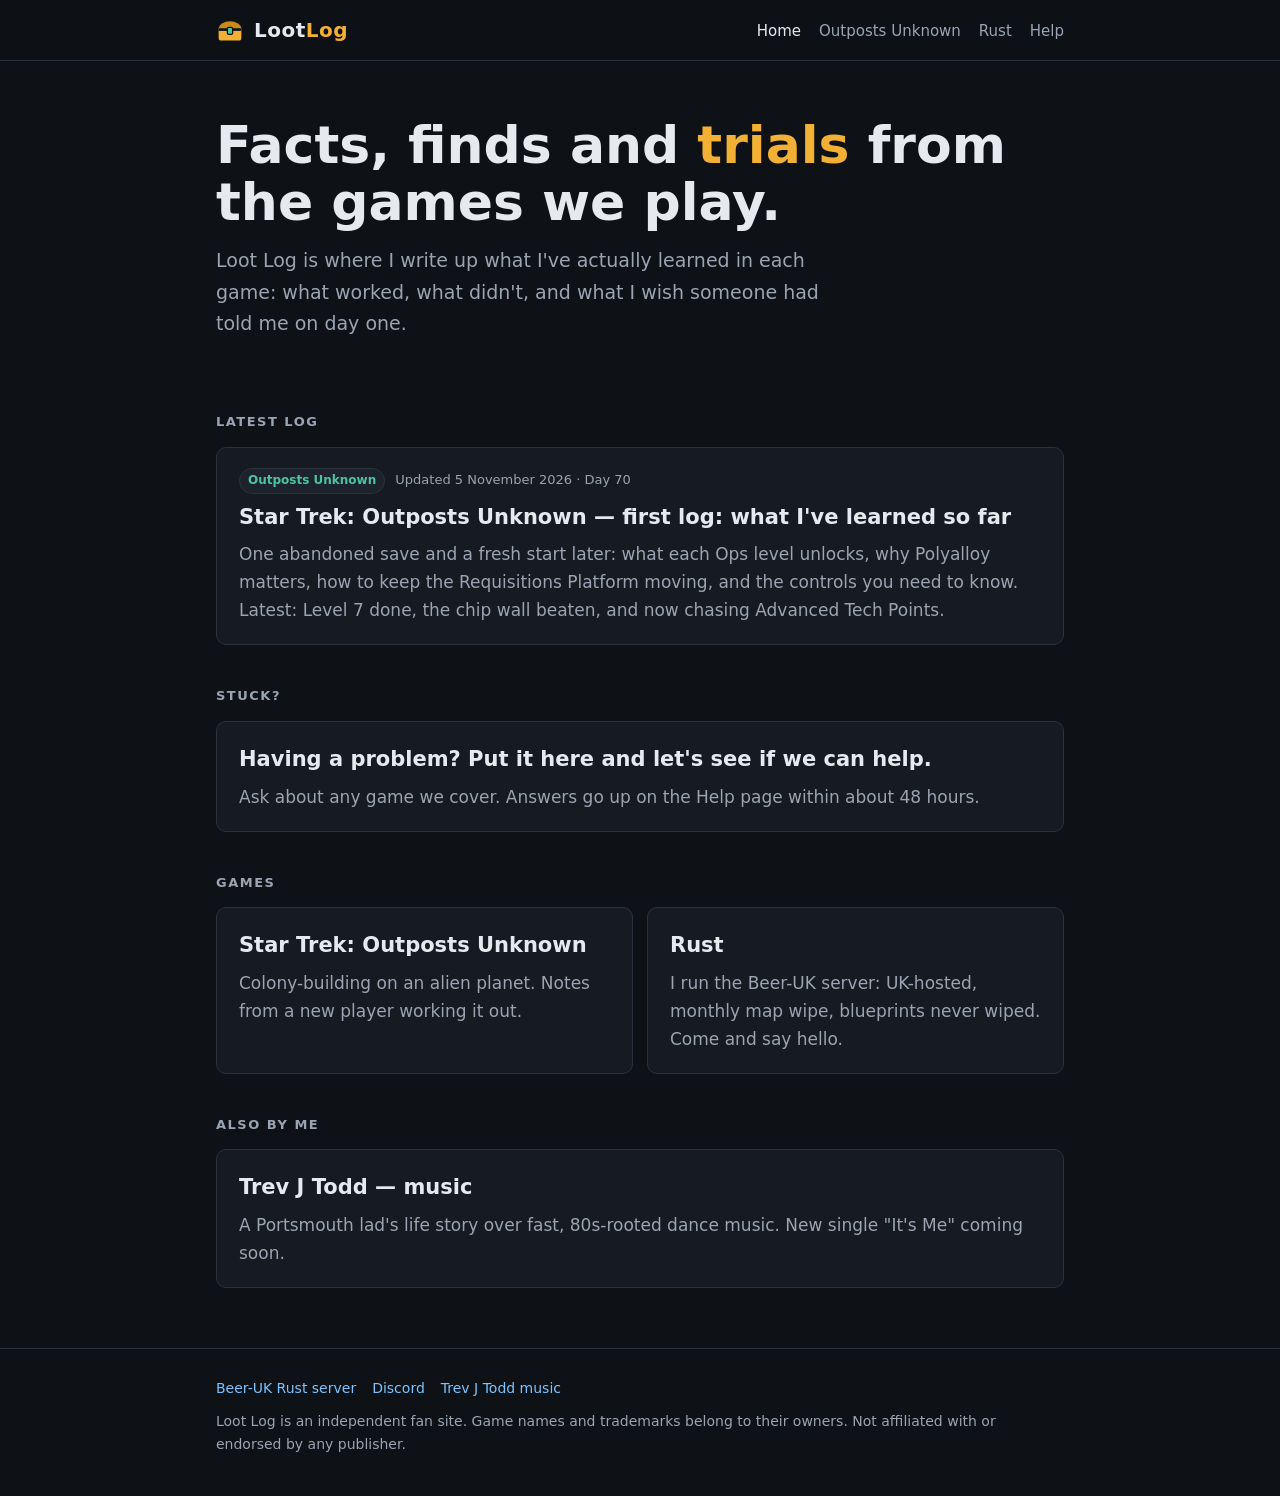
<file: index.html>
<!doctype html>
<html lang="en-GB">
<head>
<meta charset="utf-8">
<meta name="viewport" content="width=device-width,initial-scale=1">
<title>Loot Log — facts, finds and trials from the games we play</title>
<meta name="description" content="Loot Log: honest game notes from a UK gamer. Tips, discoveries and the trials and tribulations of learning games like Star Trek: Outposts Unknown and Rust.">
<link rel="canonical" href="https://lootlog.co.uk/">
<link rel="icon" href="/favicon.svg" type="image/svg+xml">
<link rel="stylesheet" href="/style.css">
<meta property="og:title" content="Loot Log">
<meta property="og:description" content="Facts, finds and trials from the games we play.">
<meta property="og:url" content="https://lootlog.co.uk/">
<meta property="og:type" content="website">
</head>
<body>
<header class="top"><div class="wrap">
  <a class="brand" href="/"><img src="/favicon.svg" alt="" width="28" height="28"><span>Loot<b>Log</b></span></a>
  <nav><a href="/" aria-current="page">Home</a><a href="/outposts-unknown/"><span class="long">Outposts Unknown</span><span class="short">Outposts</span></a><a href="https://beer-uk.co.uk">Rust</a><a href="/help/">Help</a></nav>
</div></header>

<main class="wrap">
  <section class="hero">
    <h1>Facts, finds and <span>trials</span> from the games we play.</h1>
    <p>Loot Log is where I write up what I've actually learned in each game: what worked, what didn't, and what I wish someone had told me on day one.</p>
  </section>

  <h2 class="sec">Latest log</h2>
  <div class="cards">
    <a class="card" href="/outposts-unknown/">
      <div class="meta"><span class="tag">Outposts Unknown</span> Updated 5 November 2026 · Day 70</div>
      <h3>Star Trek: Outposts Unknown — first log: what I've learned so far</h3>
      <p>One abandoned save and a fresh start later: what each Ops level unlocks, why Polyalloy matters, how to keep the Requisitions Platform moving, and the controls you need to know. Latest: Level 7 done, the chip wall beaten, and now chasing Advanced Tech Points.</p>
    </a>
  </div>

  <h2 class="sec">Stuck?</h2>
  <div class="cards">
    <a class="card" href="/help/">
      <h3>Having a problem? Put it here and let's see if we can help.</h3>
      <p>Ask about any game we cover. Answers go up on the Help page within about 48 hours.</p>
    </a>
  </div>

  <h2 class="sec">Games</h2>
  <div class="games">
    <a class="card" href="/outposts-unknown/">
      <h3>Star Trek: Outposts Unknown</h3>
      <p>Colony-building on an alien planet. Notes from a new player working it out.</p>
    </a>
    <a class="card" href="https://beer-uk.co.uk">
      <h3>Rust</h3>
      <p>I run the Beer-UK server: UK-hosted, monthly map wipe, blueprints never wiped. Come and say hello.</p>
    </a>
  </div>

  <h2 class="sec">Also by me</h2>
  <div class="cards">
    <a class="card" href="https://trevjtodd.com">
      <h3>Trev J Todd — music</h3>
      <p>A Portsmouth lad's life story over fast, 80s-rooted dance music. New single "It's Me" coming soon.</p>
    </a>
  </div>
</main>

<footer><div class="wrap">
  <div class="links"><a href="https://beer-uk.co.uk">Beer-UK Rust server</a><a href="https://discord.gg/VJSMF6MfSX">Discord</a><a href="https://trevjtodd.com">Trev J Todd music</a></div>
  <p>Loot Log is an independent fan site. Game names and trademarks belong to their owners. Not affiliated with or endorsed by any publisher.</p>
</div></footer>
<script data-goatcounter="https://lootlog.goatcounter.com/count" async src="//gc.zgo.at/count.js"></script>
</body>
</html>
</file>
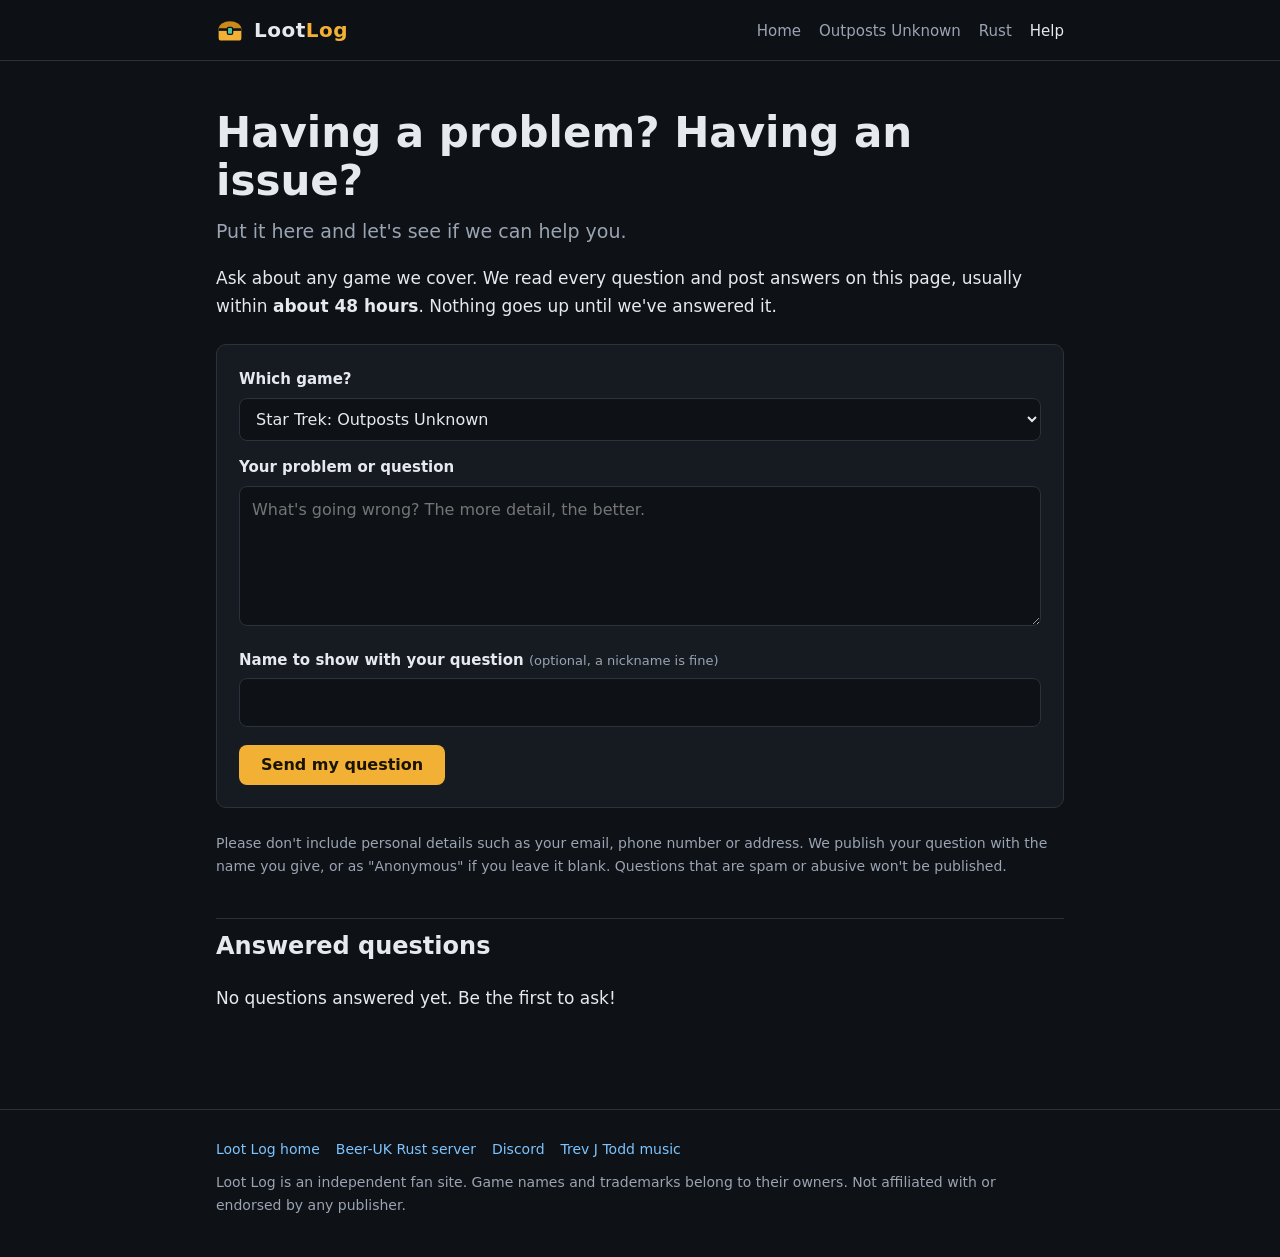
<file: help/index.html>
<!doctype html>
<html lang="en-GB">
<head>
<meta charset="utf-8">
<meta name="viewport" content="width=device-width,initial-scale=1">
<title>Help — having a problem with a game? Ask here | Loot Log</title>
<meta name="description" content="Stuck in Star Trek: Outposts Unknown, Rust or another game? Ask your question on Loot Log and we'll post an answer within about 48 hours.">
<link rel="canonical" href="https://lootlog.co.uk/help/">
<link rel="icon" href="/favicon.svg" type="image/svg+xml">
<link rel="stylesheet" href="/style.css">
</head>
<body>
<header class="top"><div class="wrap">
  <a class="brand" href="/"><img src="/favicon.svg" alt="" width="28" height="28"><span>Loot<b>Log</b></span></a>
  <nav><a href="/">Home</a><a href="/outposts-unknown/"><span class="long">Outposts Unknown</span><span class="short">Outposts</span></a><a href="https://beer-uk.co.uk">Rust</a><a href="/help/" aria-current="page">Help</a></nav>
</div></header>

<main class="wrap">
<article>
  <h1>Having a problem? Having an issue?</h1>
  <p class="lede">Put it here and let's see if we can help you.</p>
  <p>Ask about any game we cover. We read every question and post answers on this page, usually within <strong>about 48 hours</strong>. Nothing goes up until we've answered it.</p>

  <form class="ask" name="help" method="POST" action="/help/thanks/" data-netlify="true" netlify-honeypot="bot-field">
    <input type="hidden" name="form-name" value="help">
    <p class="hidden"><label>Leave this empty: <input name="bot-field"></label></p>

    <label for="game">Which game?</label>
    <select id="game" name="game" required>
      <option value="Star Trek: Outposts Unknown">Star Trek: Outposts Unknown</option>
      <option value="Rust">Rust</option>
      <option value="Other">Something else</option>
    </select>

    <label for="question">Your problem or question</label>
    <textarea id="question" name="question" required maxlength="2000" placeholder="What's going wrong? The more detail, the better."></textarea>

    <label for="name">Name to show with your question <span class="hint">(optional, a nickname is fine)</span></label>
    <input id="name" name="name" maxlength="40" autocomplete="nickname">

    <button type="submit">Send my question</button>
  </form>
  <p class="byline">Please don't include personal details such as your email, phone number or address. We publish your question with the name you give, or as "Anonymous" if you leave it blank. Questions that are spam or abusive won't be published.</p>

  <h2 id="answers">Answered questions</h2>
  <p>No questions answered yet. Be the first to ask!</p>
</article>
</main>

<footer><div class="wrap">
  <div class="links"><a href="/">Loot Log home</a><a href="https://beer-uk.co.uk">Beer-UK Rust server</a><a href="https://discord.gg/VJSMF6MfSX">Discord</a><a href="https://trevjtodd.com">Trev J Todd music</a></div>
  <p>Loot Log is an independent fan site. Game names and trademarks belong to their owners. Not affiliated with or endorsed by any publisher.</p>
</div></footer>
<script data-goatcounter="https://lootlog.goatcounter.com/count" async src="//gc.zgo.at/count.js"></script>
</body>
</html>
</file>
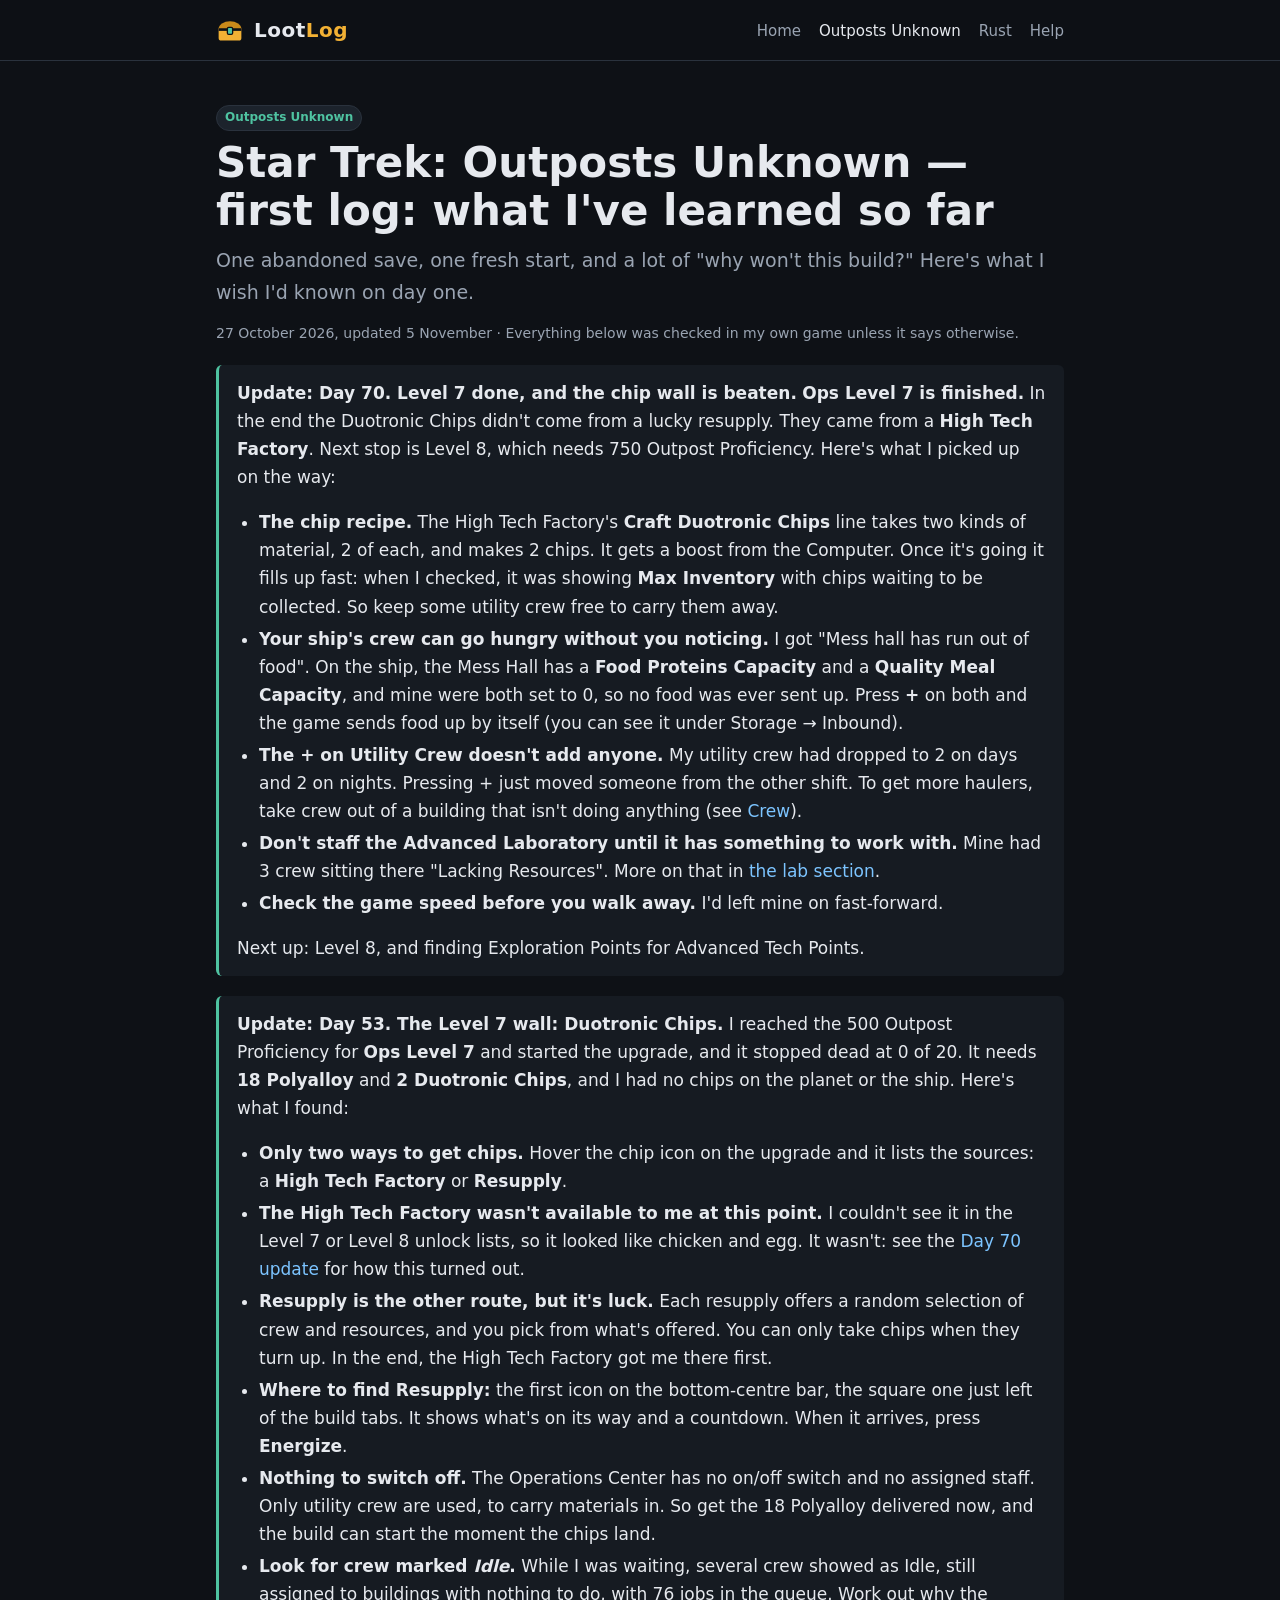
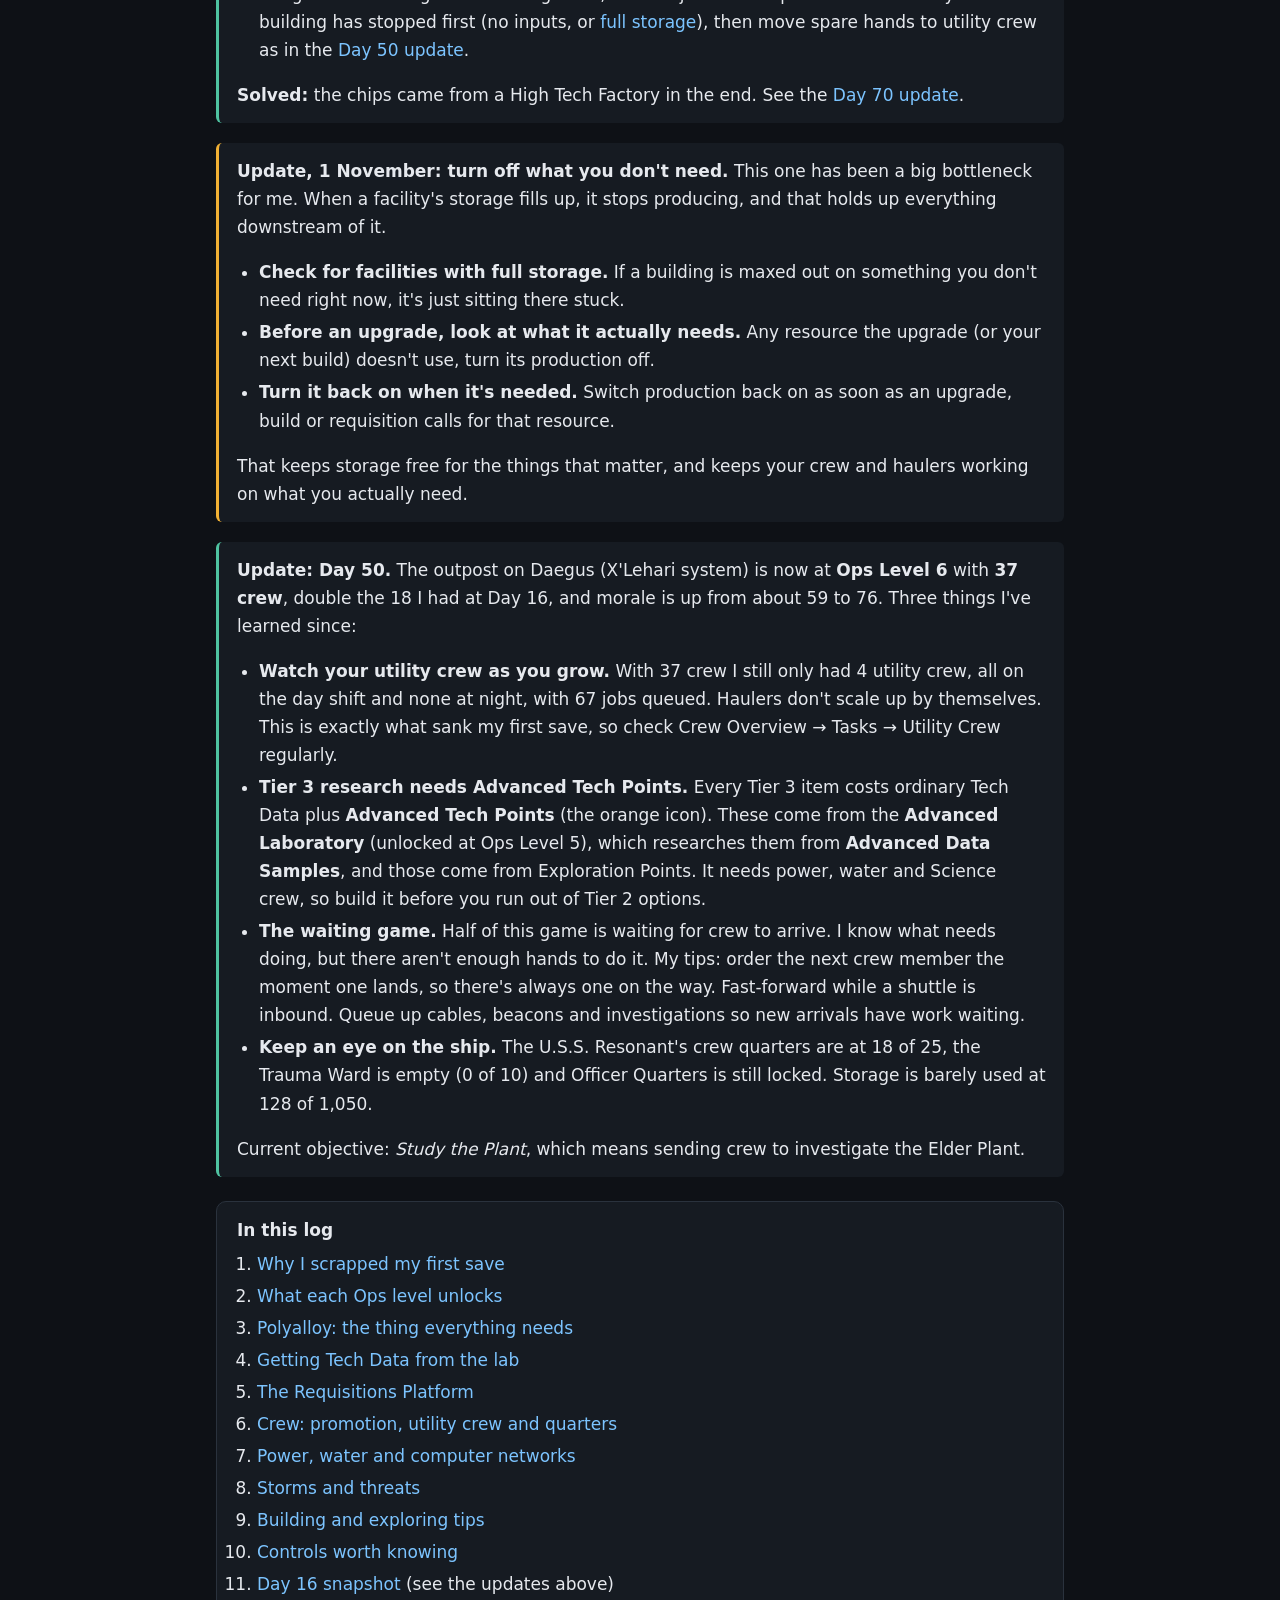
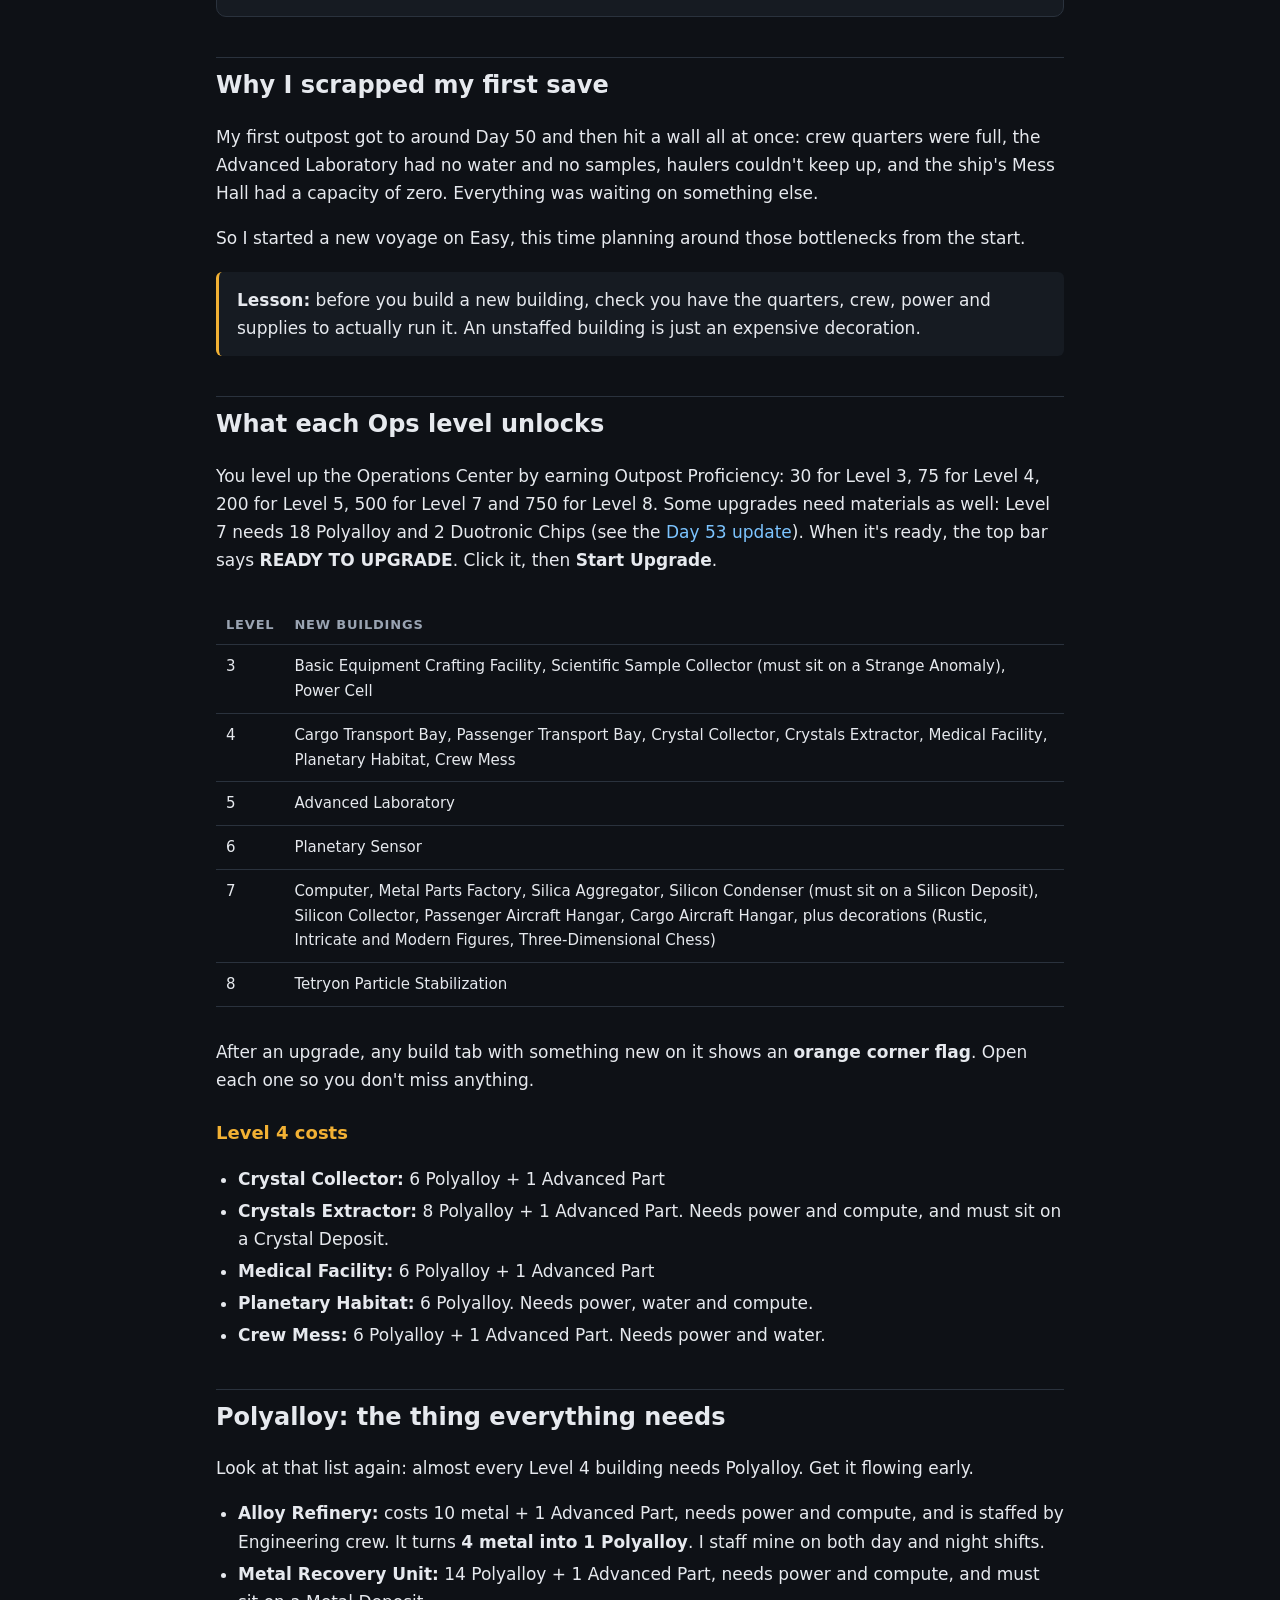
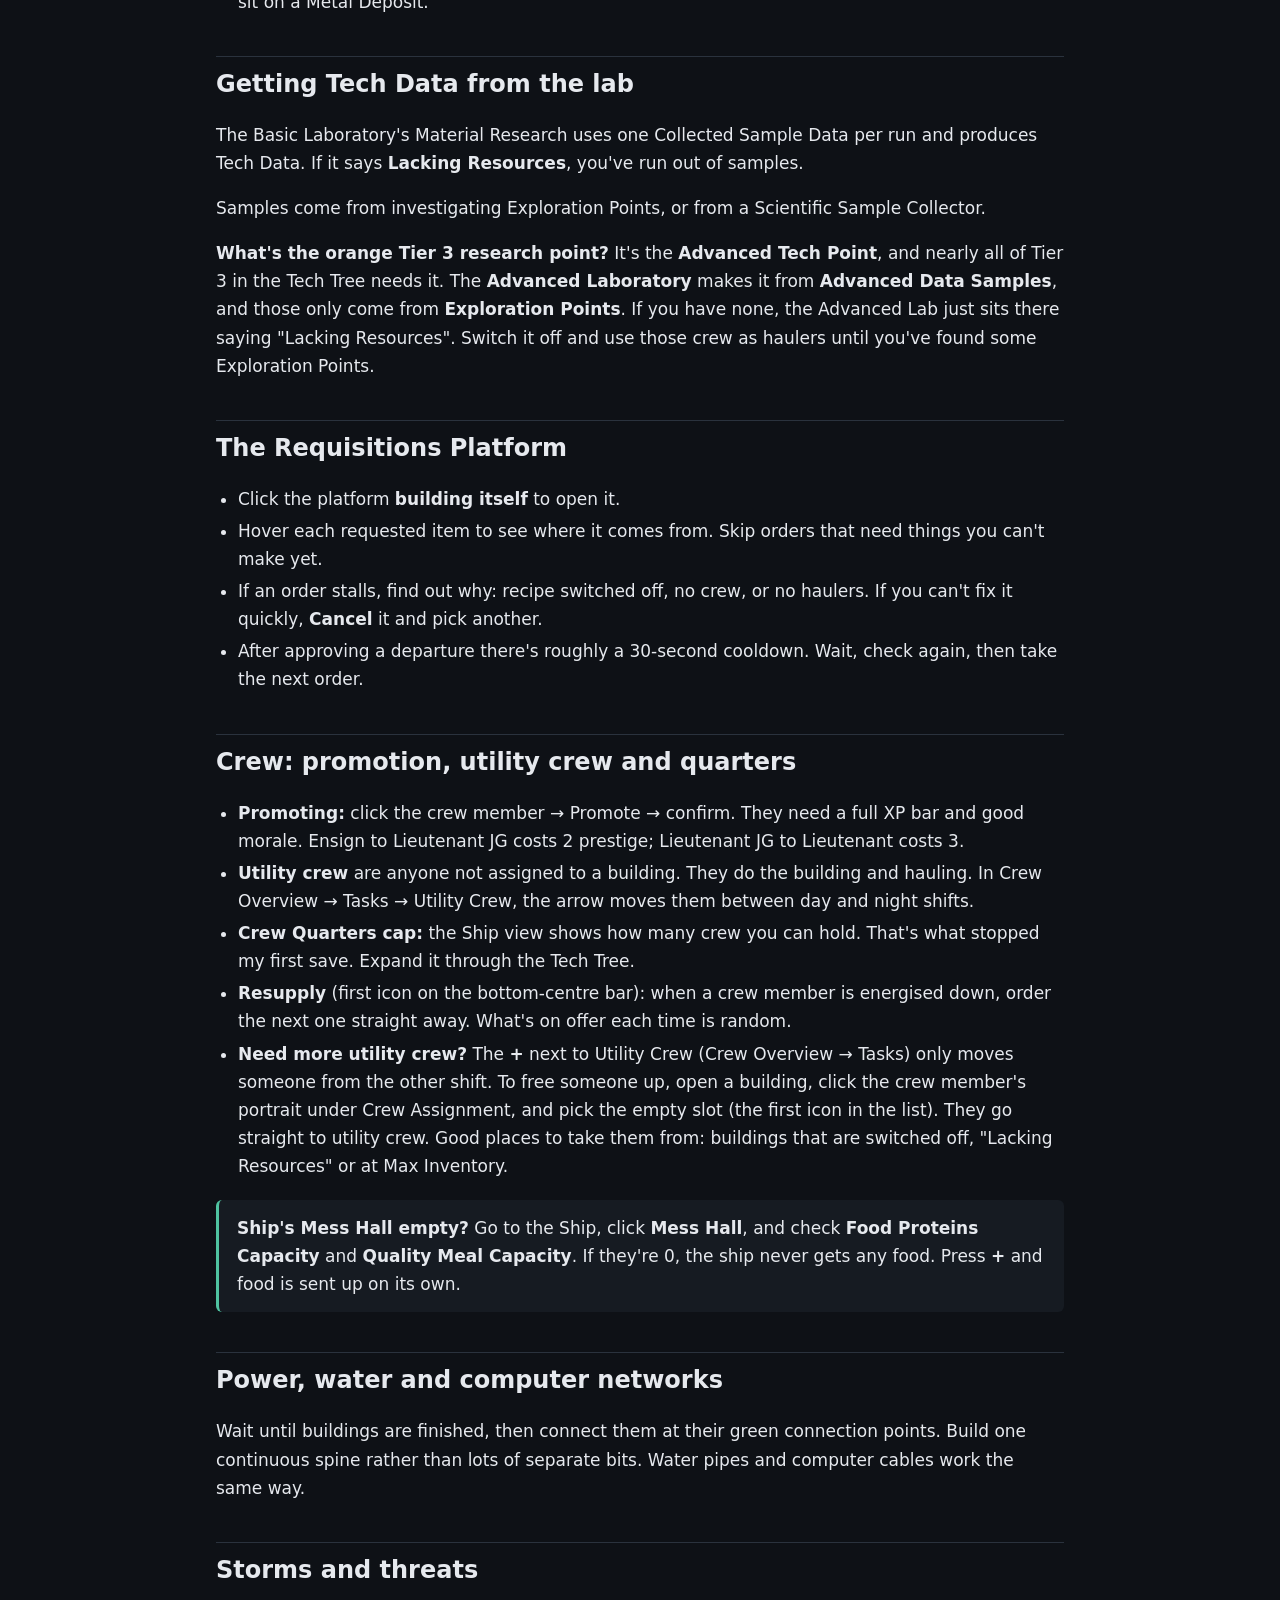
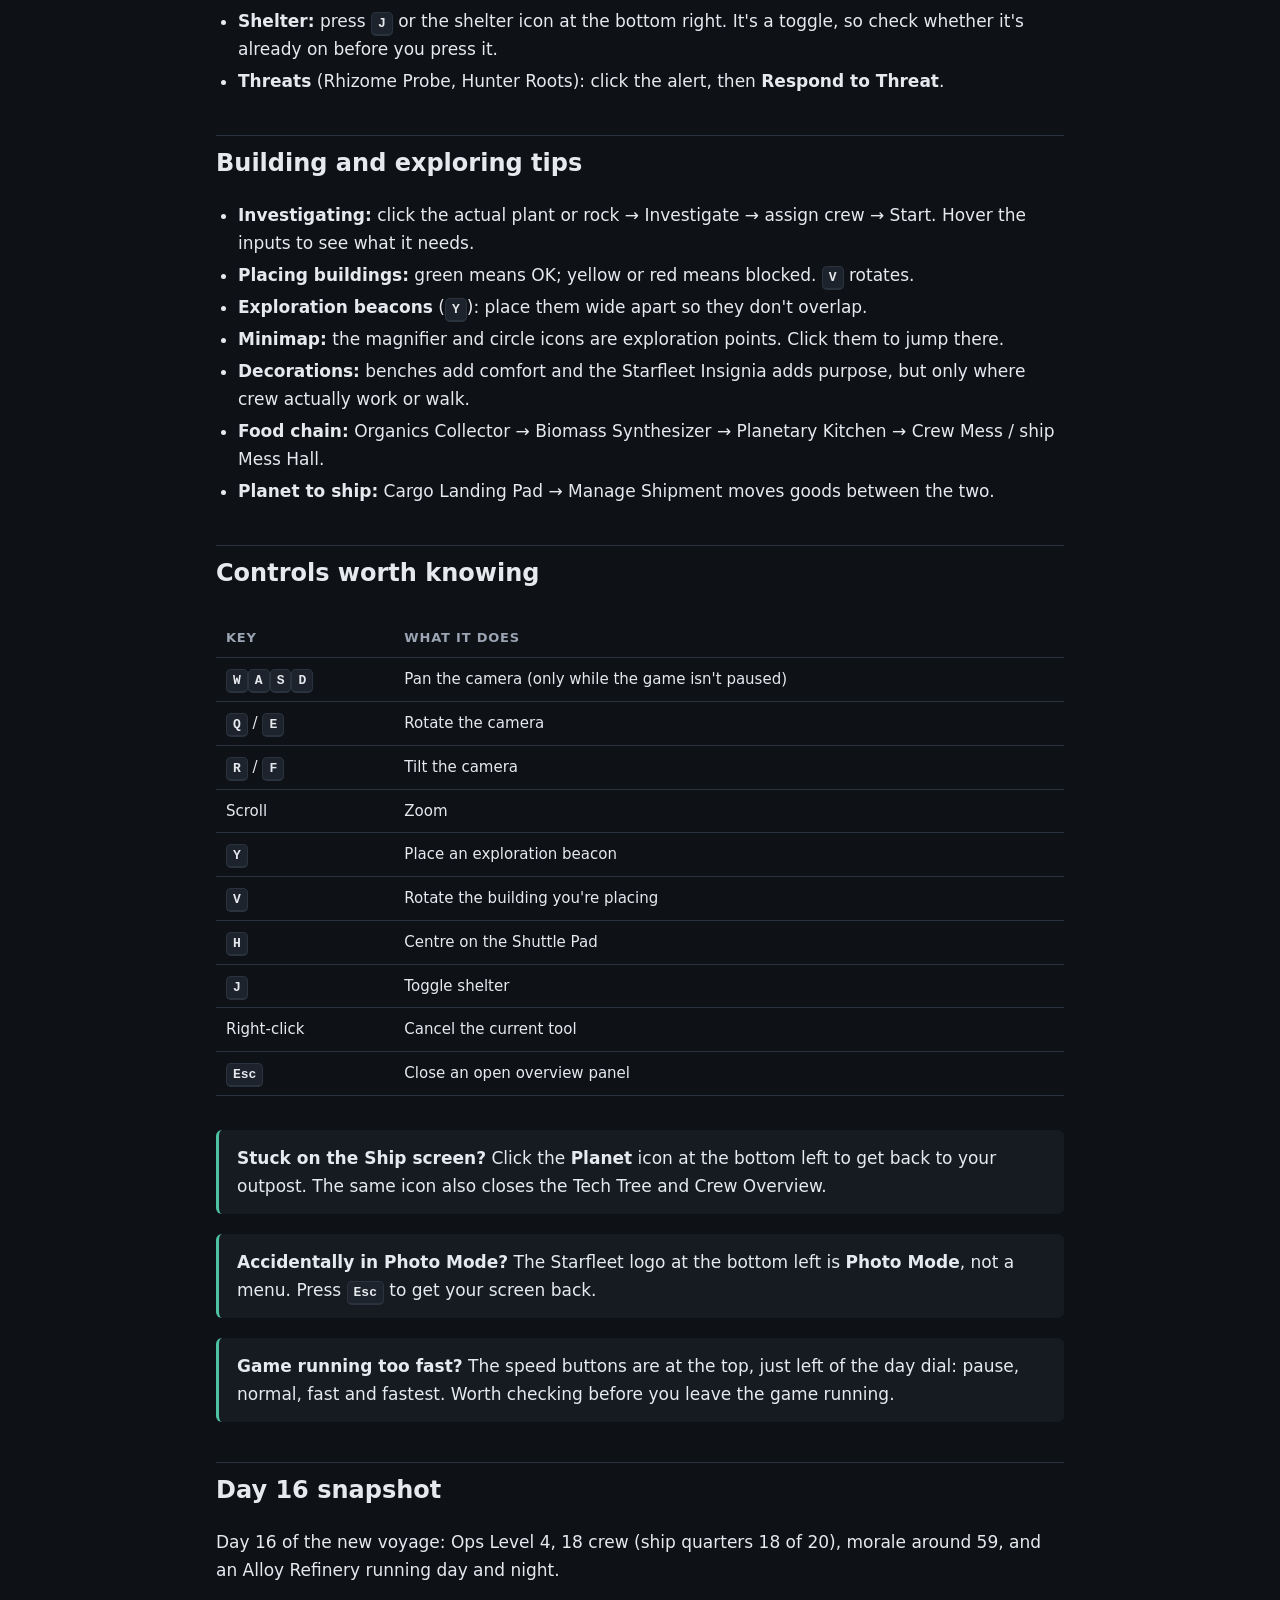
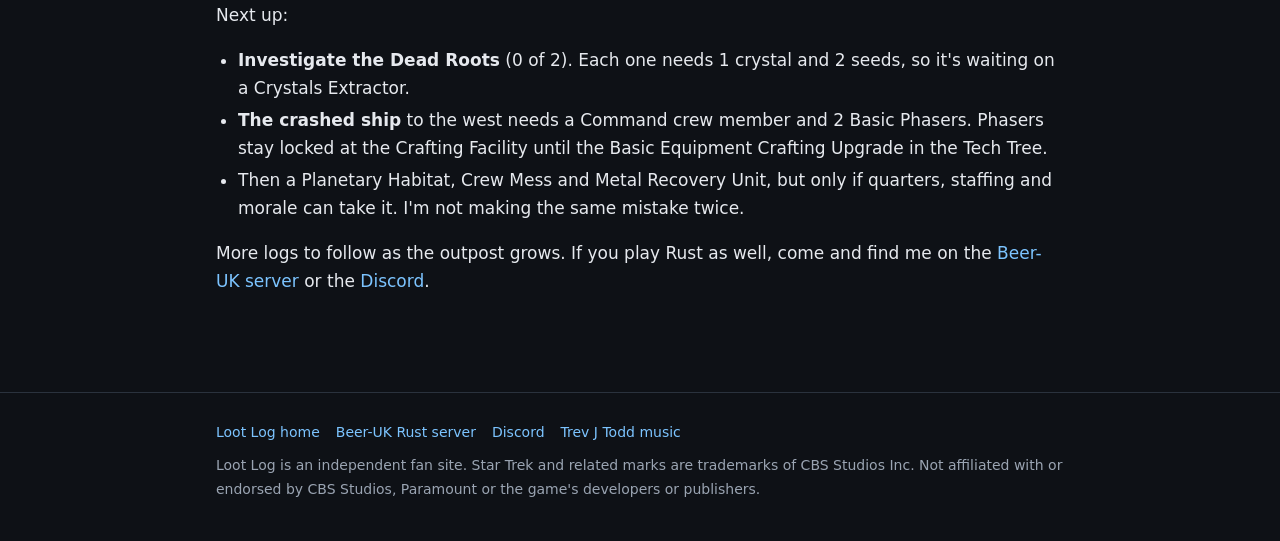
<file: outposts-unknown/index.html>
<!doctype html>
<html lang="en-GB">
<head>
<meta charset="utf-8">
<meta name="viewport" content="width=device-width,initial-scale=1">
<title>Star Trek: Outposts Unknown — beginner's tips and what I've learned | Loot Log</title>
<meta name="description" content="Star Trek: Outposts Unknown beginner's tips from a new player: what each Ops level unlocks, Polyalloy and the Alloy Refinery, the Requisitions Platform, crew promotion, storms, and the key controls.">
<link rel="canonical" href="https://lootlog.co.uk/outposts-unknown/">
<link rel="icon" href="/favicon.svg" type="image/svg+xml">
<link rel="stylesheet" href="/style.css">
<meta property="og:title" content="Star Trek: Outposts Unknown — first log">
<meta property="og:description" content="What each Ops level unlocks, why Polyalloy matters, and the controls you need to know.">
<meta property="og:url" content="https://lootlog.co.uk/outposts-unknown/">
<meta property="og:type" content="article">
</head>
<body>
<header class="top"><div class="wrap">
  <a class="brand" href="/"><img src="/favicon.svg" alt="" width="28" height="28"><span>Loot<b>Log</b></span></a>
  <nav><a href="/">Home</a><a href="/outposts-unknown/" aria-current="page"><span class="long">Outposts Unknown</span><span class="short">Outposts</span></a><a href="https://beer-uk.co.uk">Rust</a><a href="/help/">Help</a></nav>
</div></header>

<main class="wrap">
<article>
  <span class="tag">Outposts Unknown</span>
  <h1>Star Trek: Outposts Unknown — first log: what I've learned so far</h1>
  <p class="lede">One abandoned save, one fresh start, and a lot of "why won't this build?" Here's what I wish I'd known on day one.</p>
  <p class="byline">27 October 2026, updated 5 November · Everything below was checked in my own game unless it says otherwise.</p>

  <div class="note green" id="day70"><strong>Update: Day 70. Level 7 done, and the chip wall is beaten.</strong> <strong>Ops Level 7 is finished.</strong> In the end the Duotronic Chips didn't come from a lucky resupply. They came from a <strong>High Tech Factory</strong>. Next stop is Level 8, which needs 750 Outpost Proficiency. Here's what I picked up on the way:
<ul>
<li><strong>The chip recipe.</strong> The High Tech Factory's <strong>Craft Duotronic Chips</strong> line takes two kinds of material, 2 of each, and makes 2 chips. It gets a boost from the Computer. Once it's going it fills up fast: when I checked, it was showing <strong>Max Inventory</strong> with chips waiting to be collected. So keep some utility crew free to carry them away.</li>
<li><strong>Your ship's crew can go hungry without you noticing.</strong> I got "Mess hall has run out of food". On the ship, the Mess Hall has a <strong>Food Proteins Capacity</strong> and a <strong>Quality Meal Capacity</strong>, and mine were both set to 0, so no food was ever sent up. Press <strong>+</strong> on both and the game sends food up by itself (you can see it under Storage → Inbound).</li>
<li><strong>The + on Utility Crew doesn't add anyone.</strong> My utility crew had dropped to 2 on days and 2 on nights. Pressing + just moved someone from the other shift. To get more haulers, take crew out of a building that isn't doing anything (see <a href="#crew">Crew</a>).</li>
<li><strong>Don't staff the Advanced Laboratory until it has something to work with.</strong> Mine had 3 crew sitting there "Lacking Resources". More on that in <a href="#lab">the lab section</a>.</li>
<li><strong>Check the game speed before you walk away.</strong> I'd left mine on fast-forward.</li>
</ul>
Next up: Level 8, and finding Exploration Points for Advanced Tech Points.
</div>

  <div class="note green" id="day53"><strong>Update: Day 53. The Level 7 wall: Duotronic Chips.</strong> I reached the 500 Outpost Proficiency for <strong>Ops Level 7</strong> and started the upgrade, and it stopped dead at 0 of 20. It needs <strong>18 Polyalloy</strong> and <strong>2 Duotronic Chips</strong>, and I had no chips on the planet or the ship. Here's what I found:
<ul>
<li><strong>Only two ways to get chips.</strong> Hover the chip icon on the upgrade and it lists the sources: a <strong>High Tech Factory</strong> or <strong>Resupply</strong>.</li>
<li><strong>The High Tech Factory wasn't available to me at this point.</strong> I couldn't see it in the Level 7 or Level 8 unlock lists, so it looked like chicken and egg. It wasn't: see the <a href="#day70">Day 70 update</a> for how this turned out.</li>
<li><strong>Resupply is the other route, but it's luck.</strong> Each resupply offers a random selection of crew and resources, and you pick from what's offered. You can only take chips when they turn up. In the end, the High Tech Factory got me there first.</li>
<li><strong>Where to find Resupply:</strong> the first icon on the bottom-centre bar, the square one just left of the build tabs. It shows what's on its way and a countdown. When it arrives, press <strong>Energize</strong>.</li>
<li><strong>Nothing to switch off.</strong> The Operations Center has no on/off switch and no assigned staff. Only utility crew are used, to carry materials in. So get the 18 Polyalloy delivered now, and the build can start the moment the chips land.</li>
<li><strong>Look for crew marked <em>Idle</em>.</strong> While I was waiting, several crew showed as Idle, still assigned to buildings with nothing to do, with 76 jobs in the queue. Work out why the building has stopped first (no inputs, or <a href="#storage">full storage</a>), then move spare hands to utility crew as in the <a href="#day50">Day 50 update</a>.</li>
</ul>
<strong>Solved:</strong> the chips came from a High Tech Factory in the end. See the <a href="#day70">Day 70 update</a>.
</div>

  <div class="note" id="storage"><strong>Update, 1 November: turn off what you don't need.</strong> This one has been a big bottleneck for me. When a facility's storage fills up, it stops producing, and that holds up everything downstream of it.
<ul>
<li><strong>Check for facilities with full storage.</strong> If a building is maxed out on something you don't need right now, it's just sitting there stuck.</li>
<li><strong>Before an upgrade, look at what it actually needs.</strong> Any resource the upgrade (or your next build) doesn't use, turn its production off.</li>
<li><strong>Turn it back on when it's needed.</strong> Switch production back on as soon as an upgrade, build or requisition calls for that resource.</li>
</ul>
That keeps storage free for the things that matter, and keeps your crew and haulers working on what you actually need.
</div>

<div class="note green" id="day50"><strong>Update: Day 50.</strong> The outpost on Daegus (X'Lehari system) is now at <strong>Ops Level 6</strong> with <strong>37 crew</strong>, double the 18 I had at Day 16, and morale is up from about 59 to 76. Three things I've learned since:
    <ul>
      <li><strong>Watch your utility crew as you grow.</strong> With 37 crew I still only had 4 utility crew, all on the day shift and none at night, with 67 jobs queued. Haulers don't scale up by themselves. This is exactly what sank my first save, so check Crew Overview → Tasks → Utility Crew regularly.</li>
      <li><strong>Tier 3 research needs Advanced Tech Points.</strong> Every Tier 3 item costs ordinary Tech Data plus <strong>Advanced Tech Points</strong> (the orange icon). These come from the <strong>Advanced Laboratory</strong> (unlocked at Ops Level 5), which researches them from <strong>Advanced Data Samples</strong>, and those come from Exploration Points. It needs power, water and Science crew, so build it before you run out of Tier 2 options.</li>
      <li><strong>The waiting game.</strong> Half of this game is waiting for crew to arrive. I know what needs doing, but there aren't enough hands to do it. My tips: order the next crew member the moment one lands, so there's always one on the way. Fast-forward while a shuttle is inbound. Queue up cables, beacons and investigations so new arrivals have work waiting.</li>
      <li><strong>Keep an eye on the ship.</strong> The U.S.S. Resonant's crew quarters are at 18 of 25, the Trauma Ward is empty (0 of 10) and Officer Quarters is still locked. Storage is barely used at 128 of 1,050.</li>
    </ul>
    Current objective: <em>Study the Plant</em>, which means sending crew to investigate the Elder Plant.
  </div>

  <div class="toc"><strong>In this log</strong>
    <ol>
      <li><a href="#first-save">Why I scrapped my first save</a></li>
      <li><a href="#levels">What each Ops level unlocks</a></li>
      <li><a href="#polyalloy">Polyalloy: the thing everything needs</a></li>
      <li><a href="#lab">Getting Tech Data from the lab</a></li>
      <li><a href="#requisitions">The Requisitions Platform</a></li>
      <li><a href="#crew">Crew: promotion, utility crew and quarters</a></li>
      <li><a href="#networks">Power, water and computer networks</a></li>
      <li><a href="#storms">Storms and threats</a></li>
      <li><a href="#tips">Building and exploring tips</a></li>
      <li><a href="#controls">Controls worth knowing</a></li>
      <li><a href="#now">Day 16 snapshot</a> (see the updates above)</li>
    </ol>
  </div>

  <h2 id="first-save">Why I scrapped my first save</h2>
  <p>My first outpost got to around Day 50 and then hit a wall all at once: crew quarters were full, the Advanced Laboratory had no water and no samples, haulers couldn't keep up, and the ship's Mess Hall had a capacity of zero. Everything was waiting on something else.</p>
  <p>So I started a new voyage on Easy, this time planning around those bottlenecks from the start.</p>
  <div class="note"><strong>Lesson:</strong> before you build a new building, check you have the quarters, crew, power and supplies to actually run it. An unstaffed building is just an expensive decoration.</div>

  <h2 id="levels">What each Ops level unlocks</h2>
  <p>You level up the Operations Center by earning Outpost Proficiency: 30 for Level 3, 75 for Level 4, 200 for Level 5, 500 for Level 7 and 750 for Level 8. Some upgrades need materials as well: Level 7 needs 18 Polyalloy and 2 Duotronic Chips (see the <a href="#day53">Day 53 update</a>). When it's ready, the top bar says <strong>READY TO UPGRADE</strong>. Click it, then <strong>Start Upgrade</strong>.</p>
  <div class="tablewrap"><table>
    <tr><th>Level</th><th>New buildings</th></tr>
    <tr><td>3</td><td>Basic Equipment Crafting Facility, Scientific Sample Collector (must sit on a Strange Anomaly), Power Cell</td></tr>
    <tr><td>4</td><td>Cargo Transport Bay, Passenger Transport Bay, Crystal Collector, Crystals Extractor, Medical Facility, Planetary Habitat, Crew Mess</td></tr>
    <tr><td>5</td><td>Advanced Laboratory</td></tr>
    <tr><td>6</td><td>Planetary Sensor</td></tr>
    <tr><td>7</td><td>Computer, Metal Parts Factory, Silica Aggregator, Silicon Condenser (must sit on a Silicon Deposit), Silicon Collector, Passenger Aircraft Hangar, Cargo Aircraft Hangar, plus decorations (Rustic, Intricate and Modern Figures, Three-Dimensional Chess)</td></tr>
    <tr><td>8</td><td>Tetryon Particle Stabilization</td></tr>
  </table></div>
  <p>After an upgrade, any build tab with something new on it shows an <strong>orange corner flag</strong>. Open each one so you don't miss anything.</p>

  <h3>Level 4 costs</h3>
  <ul>
    <li><strong>Crystal Collector:</strong> 6 Polyalloy + 1 Advanced Part</li>
    <li><strong>Crystals Extractor:</strong> 8 Polyalloy + 1 Advanced Part. Needs power and compute, and must sit on a Crystal Deposit.</li>
    <li><strong>Medical Facility:</strong> 6 Polyalloy + 1 Advanced Part</li>
    <li><strong>Planetary Habitat:</strong> 6 Polyalloy. Needs power, water and compute.</li>
    <li><strong>Crew Mess:</strong> 6 Polyalloy + 1 Advanced Part. Needs power and water.</li>
  </ul>

  <h2 id="polyalloy">Polyalloy: the thing everything needs</h2>
  <p>Look at that list again: almost every Level 4 building needs Polyalloy. Get it flowing early.</p>
  <ul>
    <li><strong>Alloy Refinery:</strong> costs 10 metal + 1 Advanced Part, needs power and compute, and is staffed by Engineering crew. It turns <strong>4 metal into 1 Polyalloy</strong>. I staff mine on both day and night shifts.</li>
    <li><strong>Metal Recovery Unit:</strong> 14 Polyalloy + 1 Advanced Part, needs power and compute, and must sit on a Metal Deposit.</li>
  </ul>

  <h2 id="lab">Getting Tech Data from the lab</h2>
  <p>The Basic Laboratory's Material Research uses one Collected Sample Data per run and produces Tech Data. If it says <strong>Lacking Resources</strong>, you've run out of samples.</p>
  <p>Samples come from investigating Exploration Points, or from a Scientific Sample Collector.</p>
  <p><strong>What's the orange Tier 3 research point?</strong> It's the <strong>Advanced Tech Point</strong>, and nearly all of Tier 3 in the Tech Tree needs it. The <strong>Advanced Laboratory</strong> makes it from <strong>Advanced Data Samples</strong>, and those only come from <strong>Exploration Points</strong>. If you have none, the Advanced Lab just sits there saying "Lacking Resources". Switch it off and use those crew as haulers until you've found some Exploration Points.</p>

  <h2 id="requisitions">The Requisitions Platform</h2>
  <ul>
    <li>Click the platform <strong>building itself</strong> to open it.</li>
    <li>Hover each requested item to see where it comes from. Skip orders that need things you can't make yet.</li>
    <li>If an order stalls, find out why: recipe switched off, no crew, or no haulers. If you can't fix it quickly, <strong>Cancel</strong> it and pick another.</li>
    <li>After approving a departure there's roughly a 30-second cooldown. Wait, check again, then take the next order.</li>
  </ul>

  <h2 id="crew">Crew: promotion, utility crew and quarters</h2>
  <ul>
    <li><strong>Promoting:</strong> click the crew member → Promote → confirm. They need a full XP bar and good morale. Ensign to Lieutenant JG costs 2 prestige; Lieutenant JG to Lieutenant costs 3.</li>
    <li><strong>Utility crew</strong> are anyone not assigned to a building. They do the building and hauling. In Crew Overview → Tasks → Utility Crew, the arrow moves them between day and night shifts.</li>
    <li><strong>Crew Quarters cap:</strong> the Ship view shows how many crew you can hold. That's what stopped my first save. Expand it through the Tech Tree.</li>
    <li><strong>Resupply</strong> (first icon on the bottom-centre bar): when a crew member is energised down, order the next one straight away. What's on offer each time is random.</li>
    <li><strong>Need more utility crew?</strong> The <strong>+</strong> next to Utility Crew (Crew Overview → Tasks) only moves someone from the other shift. To free someone up, open a building, click the crew member's portrait under Crew Assignment, and pick the empty slot (the first icon in the list). They go straight to utility crew. Good places to take them from: buildings that are switched off, "Lacking Resources" or at Max Inventory.</li>
  </ul>

  <div class="note green"><strong>Ship's Mess Hall empty?</strong> Go to the Ship, click <strong>Mess Hall</strong>, and check <strong>Food Proteins Capacity</strong> and <strong>Quality Meal Capacity</strong>. If they're 0, the ship never gets any food. Press <strong>+</strong> and food is sent up on its own.</div>

  <h2 id="networks">Power, water and computer networks</h2>
  <p>Wait until buildings are finished, then connect them at their green connection points. Build one continuous spine rather than lots of separate bits. Water pipes and computer cables work the same way.</p>

  <h2 id="storms">Storms and threats</h2>
  <ul>
    <li><strong>Shelter:</strong> press <kbd>J</kbd> or the shelter icon at the bottom right. It's a toggle, so check whether it's already on before you press it.</li>
    <li><strong>Threats</strong> (Rhizome Probe, Hunter Roots): click the alert, then <strong>Respond to Threat</strong>.</li>
  </ul>

  <h2 id="tips">Building and exploring tips</h2>
  <ul>
    <li><strong>Investigating:</strong> click the actual plant or rock → Investigate → assign crew → Start. Hover the inputs to see what it needs.</li>
    <li><strong>Placing buildings:</strong> green means OK; yellow or red means blocked. <kbd>V</kbd> rotates.</li>
    <li><strong>Exploration beacons</strong> (<kbd>Y</kbd>): place them wide apart so they don't overlap.</li>
    <li><strong>Minimap:</strong> the magnifier and circle icons are exploration points. Click them to jump there.</li>
    <li><strong>Decorations:</strong> benches add comfort and the Starfleet Insignia adds purpose, but only where crew actually work or walk.</li>
    <li><strong>Food chain:</strong> Organics Collector → Biomass Synthesizer → Planetary Kitchen → Crew Mess / ship Mess Hall.</li>
    <li><strong>Planet to ship:</strong> Cargo Landing Pad → Manage Shipment moves goods between the two.</li>
  </ul>

  <h2 id="controls">Controls worth knowing</h2>
  <div class="tablewrap"><table>
    <tr><th>Key</th><th>What it does</th></tr>
    <tr><td><kbd>W</kbd><kbd>A</kbd><kbd>S</kbd><kbd>D</kbd></td><td>Pan the camera (only while the game isn't paused)</td></tr>
    <tr><td><kbd>Q</kbd> / <kbd>E</kbd></td><td>Rotate the camera</td></tr>
    <tr><td><kbd>R</kbd> / <kbd>F</kbd></td><td>Tilt the camera</td></tr>
    <tr><td>Scroll</td><td>Zoom</td></tr>
    <tr><td><kbd>Y</kbd></td><td>Place an exploration beacon</td></tr>
    <tr><td><kbd>V</kbd></td><td>Rotate the building you're placing</td></tr>
    <tr><td><kbd>H</kbd></td><td>Centre on the Shuttle Pad</td></tr>
    <tr><td><kbd>J</kbd></td><td>Toggle shelter</td></tr>
    <tr><td>Right-click</td><td>Cancel the current tool</td></tr>
    <tr><td><kbd>Esc</kbd></td><td>Close an open overview panel</td></tr>
  </table></div>
  <div class="note green"><strong>Stuck on the Ship screen?</strong> Click the <strong>Planet</strong> icon at the bottom left to get back to your outpost. The same icon also closes the Tech Tree and Crew Overview.</div>
  <div class="note green"><strong>Accidentally in Photo Mode?</strong> The Starfleet logo at the bottom left is <strong>Photo Mode</strong>, not a menu. Press <kbd>Esc</kbd> to get your screen back.</div>
  <div class="note green"><strong>Game running too fast?</strong> The speed buttons are at the top, just left of the day dial: pause, normal, fast and fastest. Worth checking before you leave the game running.</div>

  <h2 id="now">Day 16 snapshot</h2>
  <p>Day 16 of the new voyage: Ops Level 4, 18 crew (ship quarters 18 of 20), morale around 59, and an Alloy Refinery running day and night.</p>
  <p>Next up:</p>
  <ul>
    <li><strong>Investigate the Dead Roots</strong> (0 of 2). Each one needs 1 crystal and 2 seeds, so it's waiting on a Crystals Extractor.</li>
    <li><strong>The crashed ship</strong> to the west needs a Command crew member and 2 Basic Phasers. Phasers stay locked at the Crafting Facility until the Basic Equipment Crafting Upgrade in the Tech Tree.</li>
    <li>Then a Planetary Habitat, Crew Mess and Metal Recovery Unit, but only if quarters, staffing and morale can take it. I'm not making the same mistake twice.</li>
  </ul>
  <p>More logs to follow as the outpost grows. If you play Rust as well, come and find me on the <a href="https://beer-uk.co.uk">Beer-UK server</a> or the <a href="https://discord.gg/VJSMF6MfSX">Discord</a>.</p>
</article>
</main>

<footer><div class="wrap">
  <div class="links"><a href="/">Loot Log home</a><a href="https://beer-uk.co.uk">Beer-UK Rust server</a><a href="https://discord.gg/VJSMF6MfSX">Discord</a><a href="https://trevjtodd.com">Trev J Todd music</a></div>
  <p>Loot Log is an independent fan site. Star Trek and related marks are trademarks of CBS Studios Inc. Not affiliated with or endorsed by CBS Studios, Paramount or the game's developers or publishers.</p>
</div></footer>
<script data-goatcounter="https://lootlog.goatcounter.com/count" async src="//gc.zgo.at/count.js"></script>
</body>
</html>
</file>
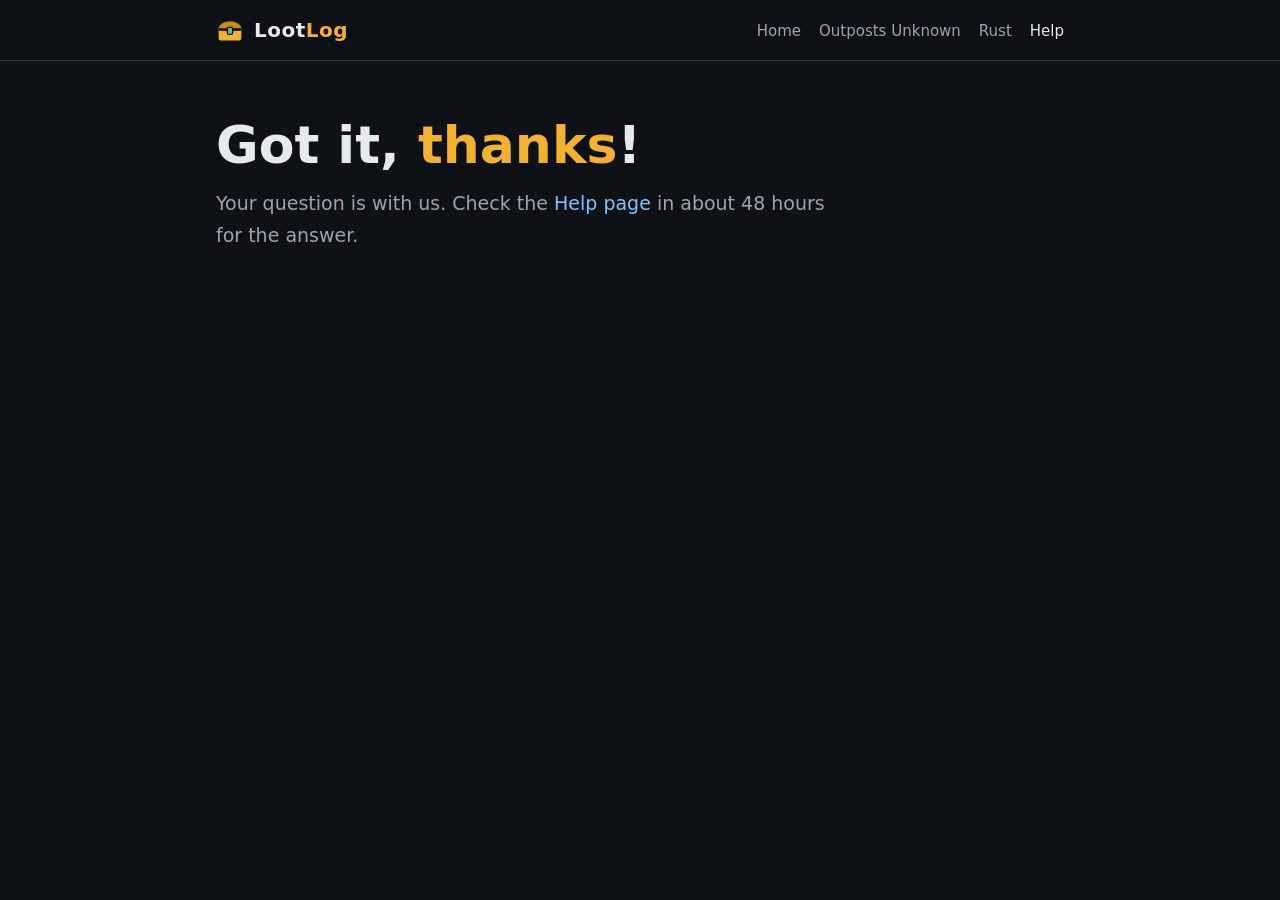
<file: help/thanks/index.html>
<!doctype html>
<html lang="en-GB">
<head>
<meta charset="utf-8">
<meta name="viewport" content="width=device-width,initial-scale=1">
<title>Question received | Loot Log</title>
<meta name="robots" content="noindex">
<link rel="icon" href="/favicon.svg" type="image/svg+xml">
<link rel="stylesheet" href="/style.css">
</head>
<body>
<header class="top"><div class="wrap">
  <a class="brand" href="/"><img src="/favicon.svg" alt="" width="28" height="28"><span>Loot<b>Log</b></span></a>
  <nav><a href="/">Home</a><a href="/outposts-unknown/"><span class="long">Outposts Unknown</span><span class="short">Outposts</span></a><a href="https://beer-uk.co.uk">Rust</a><a href="/help/" aria-current="page">Help</a></nav>
</div></header>
<main class="wrap">
  <section class="hero">
    <h1>Got it, <span>thanks</span>!</h1>
    <p>Your question is with us. Check the <a href="/help/#answers">Help page</a> in about 48 hours for the answer.</p>
  </section>
</main>
<script data-goatcounter="https://lootlog.goatcounter.com/count" async src="//gc.zgo.at/count.js"></script>
</body>
</html>
</file>
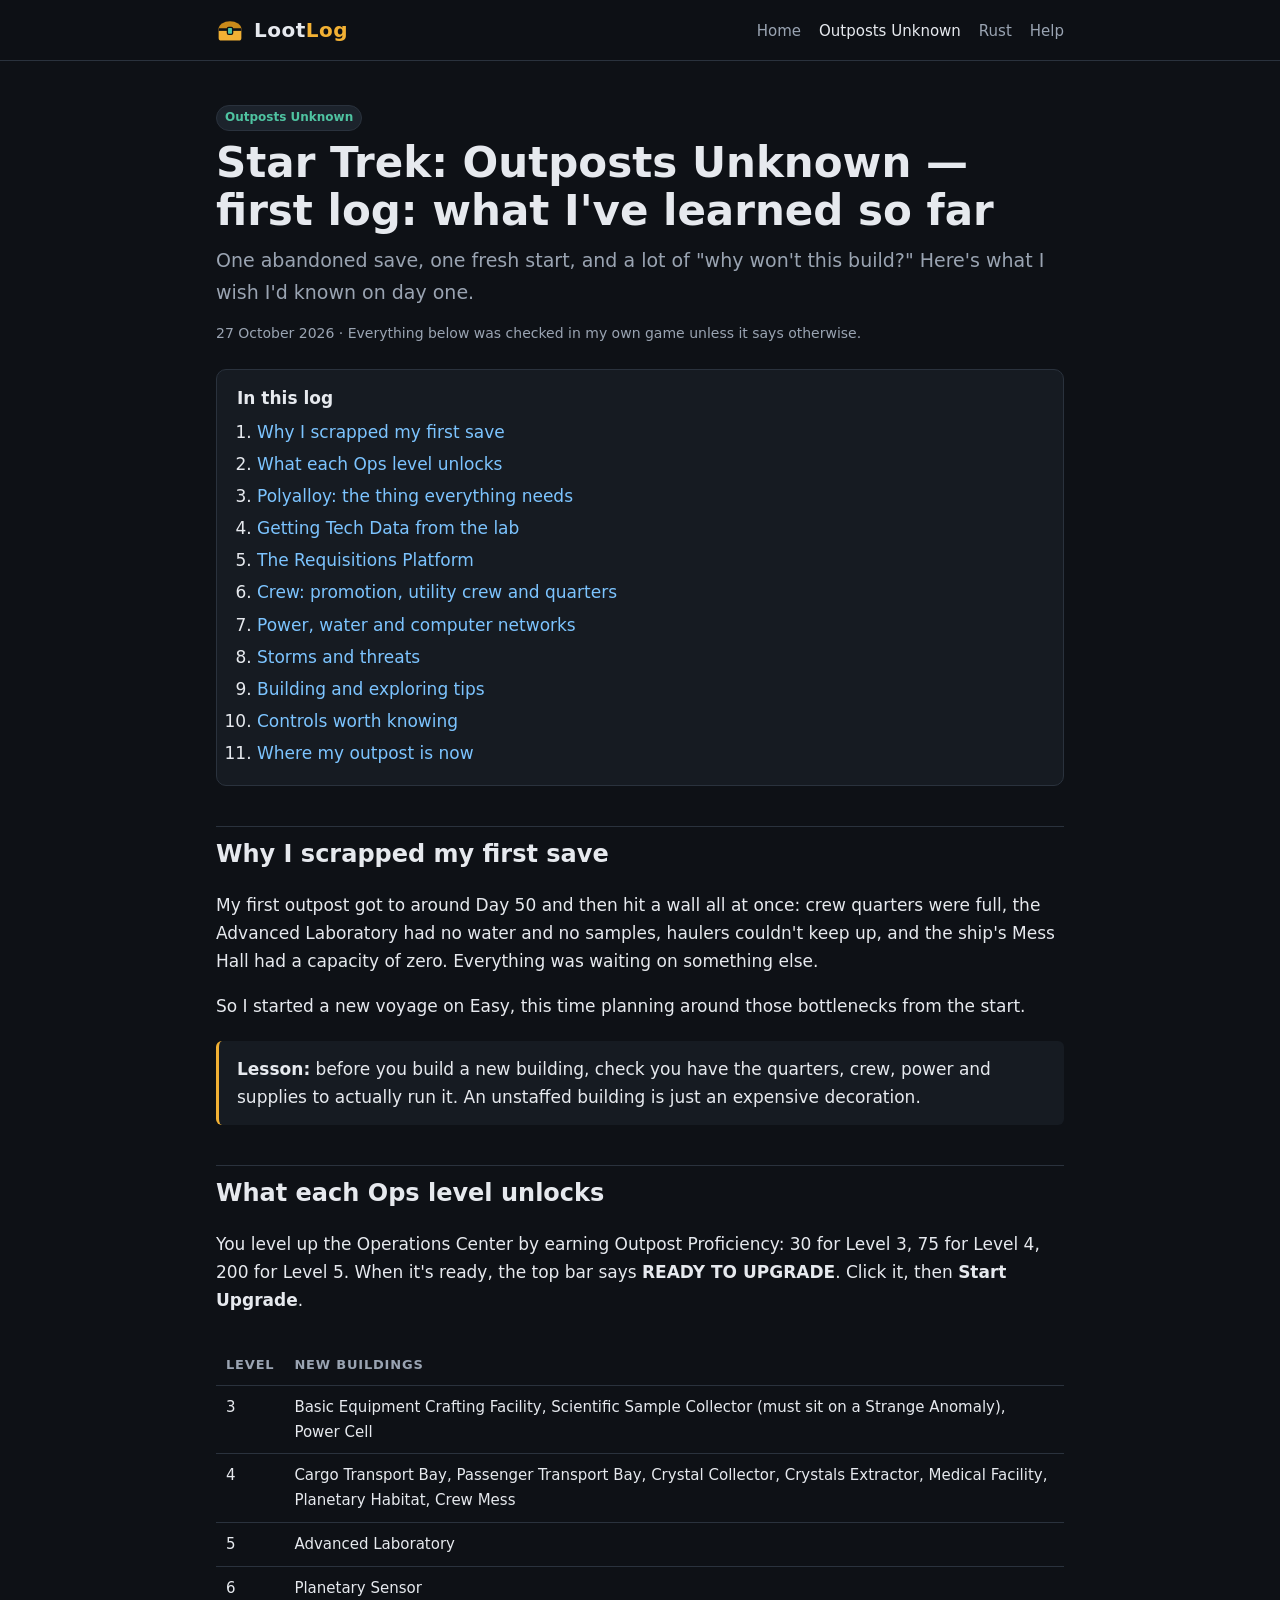
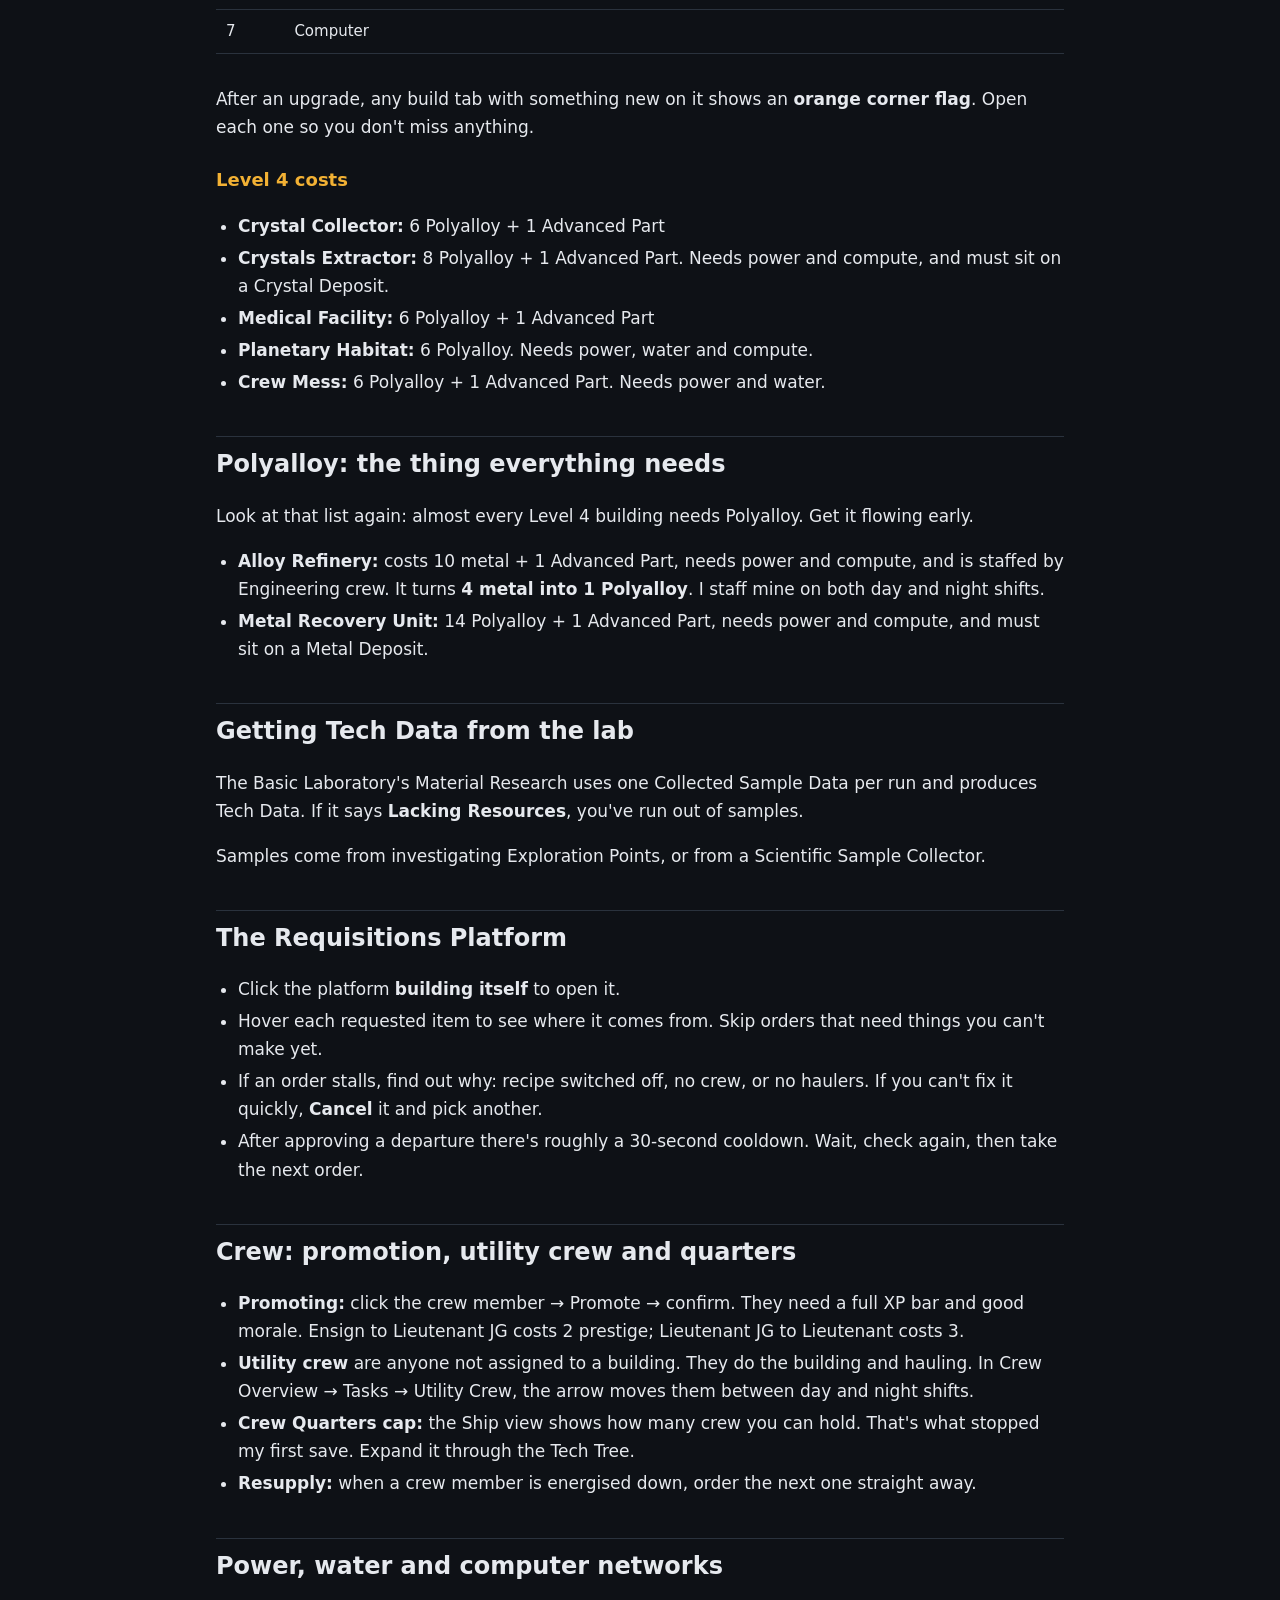
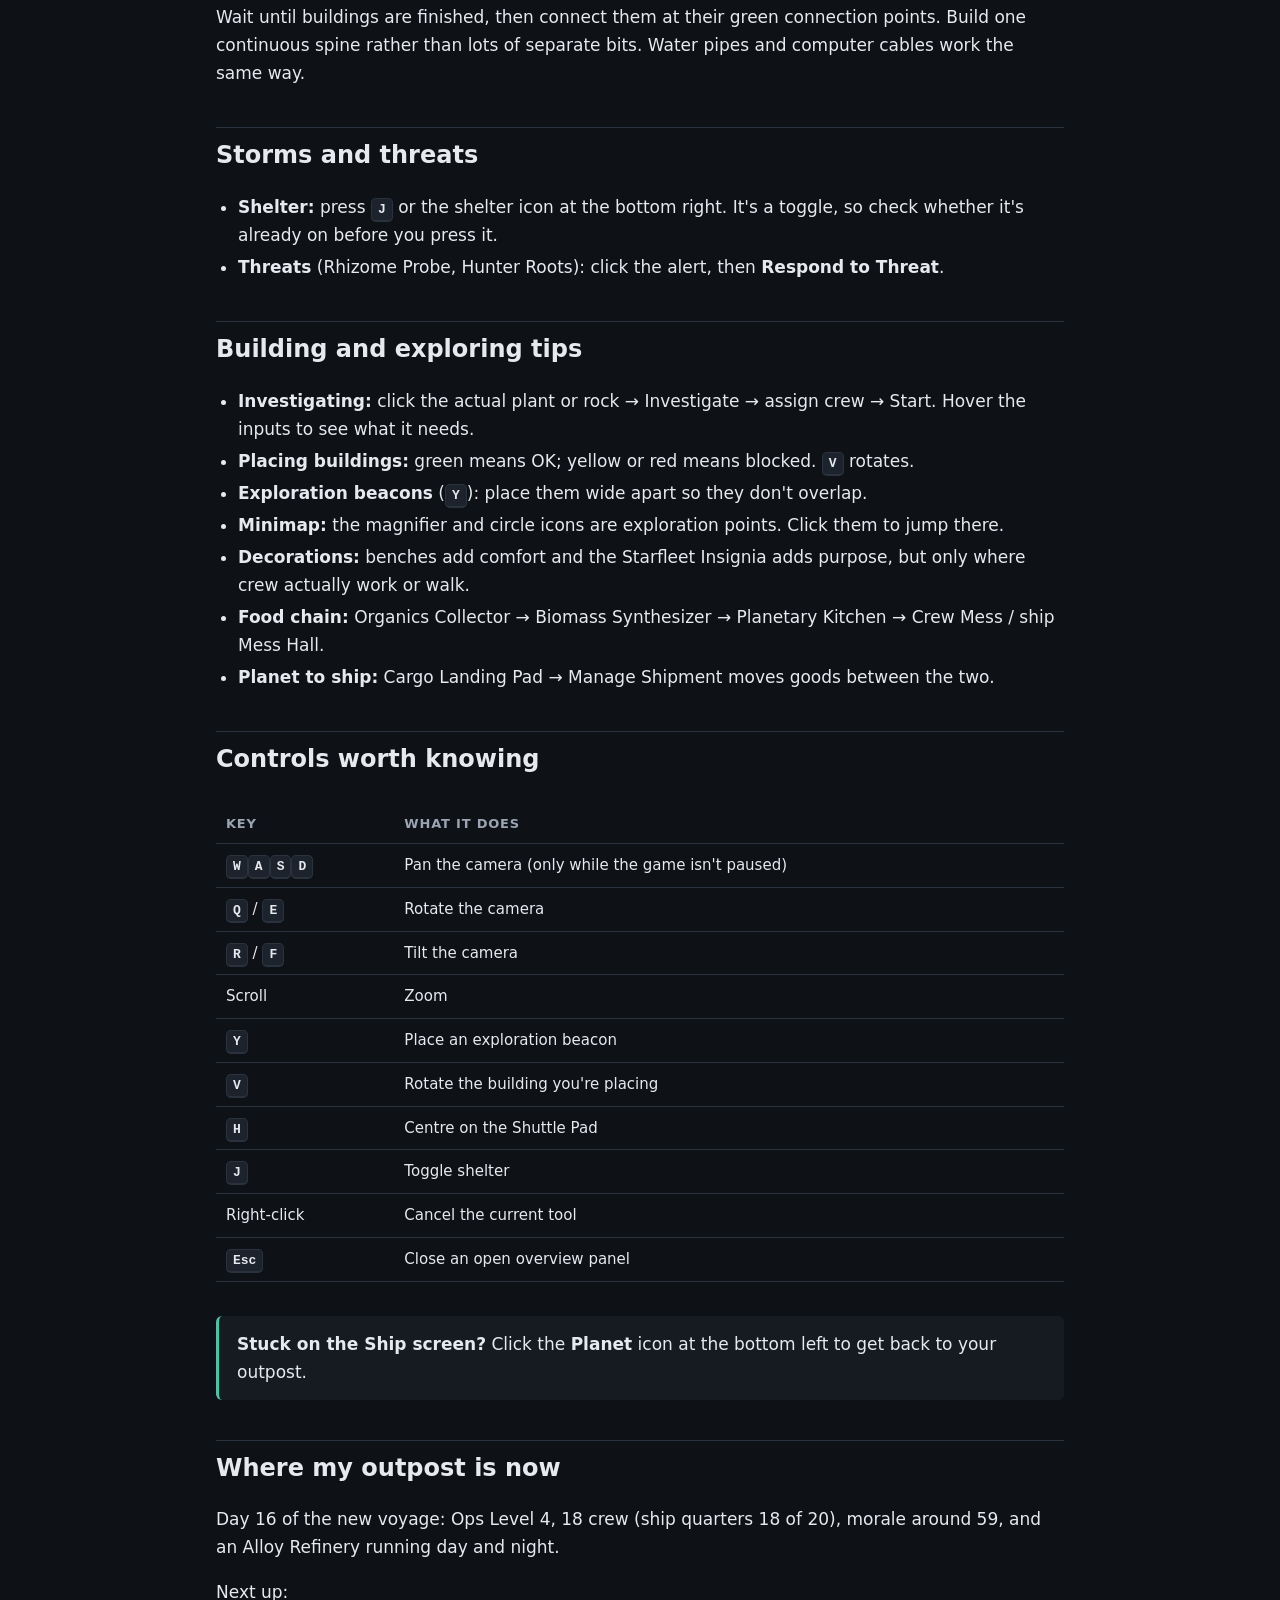
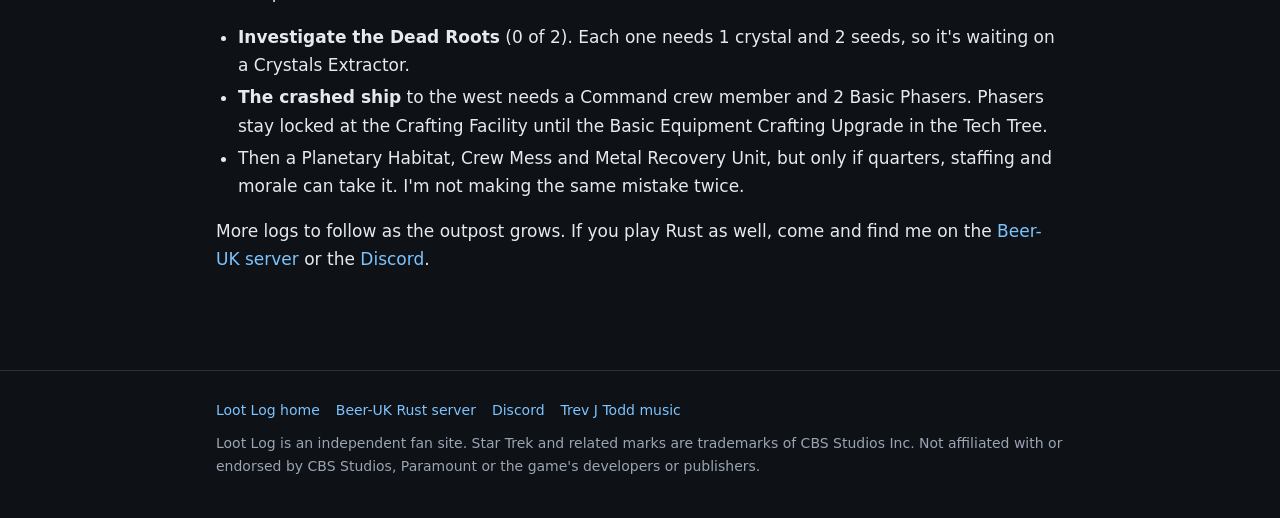
<file: index (2).html>
<!doctype html>
<html lang="en-GB">
<head>
<meta charset="utf-8">
<meta name="viewport" content="width=device-width,initial-scale=1">
<title>Star Trek: Outposts Unknown — beginner's tips and what I've learned | Loot Log</title>
<meta name="description" content="Star Trek: Outposts Unknown beginner's tips from a new player: what each Ops level unlocks, Polyalloy and the Alloy Refinery, the Requisitions Platform, crew promotion, storms, and the key controls.">
<link rel="canonical" href="https://lootlog.co.uk/outposts-unknown/">
<link rel="icon" href="/favicon.svg" type="image/svg+xml">
<link rel="stylesheet" href="/style.css">
<meta property="og:title" content="Star Trek: Outposts Unknown — first log">
<meta property="og:description" content="What each Ops level unlocks, why Polyalloy matters, and the controls you need to know.">
<meta property="og:url" content="https://lootlog.co.uk/outposts-unknown/">
<meta property="og:type" content="article">
</head>
<body>
<header class="top"><div class="wrap">
  <a class="brand" href="/"><img src="/favicon.svg" alt="" width="28" height="28"><span>Loot<b>Log</b></span></a>
  <nav><a href="/">Home</a><a href="/outposts-unknown/" aria-current="page"><span class="long">Outposts Unknown</span><span class="short">Outposts</span></a><a href="https://beer-uk.co.uk">Rust</a><a href="/help/">Help</a></nav>
</div></header>

<main class="wrap">
<article>
  <span class="tag">Outposts Unknown</span>
  <h1>Star Trek: Outposts Unknown — first log: what I've learned so far</h1>
  <p class="lede">One abandoned save, one fresh start, and a lot of "why won't this build?" Here's what I wish I'd known on day one.</p>
  <p class="byline">27 October 2026 · Everything below was checked in my own game unless it says otherwise.</p>

  <div class="toc"><strong>In this log</strong>
    <ol>
      <li><a href="#first-save">Why I scrapped my first save</a></li>
      <li><a href="#levels">What each Ops level unlocks</a></li>
      <li><a href="#polyalloy">Polyalloy: the thing everything needs</a></li>
      <li><a href="#lab">Getting Tech Data from the lab</a></li>
      <li><a href="#requisitions">The Requisitions Platform</a></li>
      <li><a href="#crew">Crew: promotion, utility crew and quarters</a></li>
      <li><a href="#networks">Power, water and computer networks</a></li>
      <li><a href="#storms">Storms and threats</a></li>
      <li><a href="#tips">Building and exploring tips</a></li>
      <li><a href="#controls">Controls worth knowing</a></li>
      <li><a href="#now">Where my outpost is now</a></li>
    </ol>
  </div>

  <h2 id="first-save">Why I scrapped my first save</h2>
  <p>My first outpost got to around Day 50 and then hit a wall all at once: crew quarters were full, the Advanced Laboratory had no water and no samples, haulers couldn't keep up, and the ship's Mess Hall had a capacity of zero. Everything was waiting on something else.</p>
  <p>So I started a new voyage on Easy, this time planning around those bottlenecks from the start.</p>
  <div class="note"><strong>Lesson:</strong> before you build a new building, check you have the quarters, crew, power and supplies to actually run it. An unstaffed building is just an expensive decoration.</div>

  <h2 id="levels">What each Ops level unlocks</h2>
  <p>You level up the Operations Center by earning Outpost Proficiency: 30 for Level 3, 75 for Level 4, 200 for Level 5. When it's ready, the top bar says <strong>READY TO UPGRADE</strong>. Click it, then <strong>Start Upgrade</strong>.</p>
  <div class="tablewrap"><table>
    <tr><th>Level</th><th>New buildings</th></tr>
    <tr><td>3</td><td>Basic Equipment Crafting Facility, Scientific Sample Collector (must sit on a Strange Anomaly), Power Cell</td></tr>
    <tr><td>4</td><td>Cargo Transport Bay, Passenger Transport Bay, Crystal Collector, Crystals Extractor, Medical Facility, Planetary Habitat, Crew Mess</td></tr>
    <tr><td>5</td><td>Advanced Laboratory</td></tr>
    <tr><td>6</td><td>Planetary Sensor</td></tr>
    <tr><td>7</td><td>Computer</td></tr>
  </table></div>
  <p>After an upgrade, any build tab with something new on it shows an <strong>orange corner flag</strong>. Open each one so you don't miss anything.</p>

  <h3>Level 4 costs</h3>
  <ul>
    <li><strong>Crystal Collector:</strong> 6 Polyalloy + 1 Advanced Part</li>
    <li><strong>Crystals Extractor:</strong> 8 Polyalloy + 1 Advanced Part. Needs power and compute, and must sit on a Crystal Deposit.</li>
    <li><strong>Medical Facility:</strong> 6 Polyalloy + 1 Advanced Part</li>
    <li><strong>Planetary Habitat:</strong> 6 Polyalloy. Needs power, water and compute.</li>
    <li><strong>Crew Mess:</strong> 6 Polyalloy + 1 Advanced Part. Needs power and water.</li>
  </ul>

  <h2 id="polyalloy">Polyalloy: the thing everything needs</h2>
  <p>Look at that list again: almost every Level 4 building needs Polyalloy. Get it flowing early.</p>
  <ul>
    <li><strong>Alloy Refinery:</strong> costs 10 metal + 1 Advanced Part, needs power and compute, and is staffed by Engineering crew. It turns <strong>4 metal into 1 Polyalloy</strong>. I staff mine on both day and night shifts.</li>
    <li><strong>Metal Recovery Unit:</strong> 14 Polyalloy + 1 Advanced Part, needs power and compute, and must sit on a Metal Deposit.</li>
  </ul>

  <h2 id="lab">Getting Tech Data from the lab</h2>
  <p>The Basic Laboratory's Material Research uses one Collected Sample Data per run and produces Tech Data. If it says <strong>Lacking Resources</strong>, you've run out of samples.</p>
  <p>Samples come from investigating Exploration Points, or from a Scientific Sample Collector.</p>

  <h2 id="requisitions">The Requisitions Platform</h2>
  <ul>
    <li>Click the platform <strong>building itself</strong> to open it.</li>
    <li>Hover each requested item to see where it comes from. Skip orders that need things you can't make yet.</li>
    <li>If an order stalls, find out why: recipe switched off, no crew, or no haulers. If you can't fix it quickly, <strong>Cancel</strong> it and pick another.</li>
    <li>After approving a departure there's roughly a 30-second cooldown. Wait, check again, then take the next order.</li>
  </ul>

  <h2 id="crew">Crew: promotion, utility crew and quarters</h2>
  <ul>
    <li><strong>Promoting:</strong> click the crew member → Promote → confirm. They need a full XP bar and good morale. Ensign to Lieutenant JG costs 2 prestige; Lieutenant JG to Lieutenant costs 3.</li>
    <li><strong>Utility crew</strong> are anyone not assigned to a building. They do the building and hauling. In Crew Overview → Tasks → Utility Crew, the arrow moves them between day and night shifts.</li>
    <li><strong>Crew Quarters cap:</strong> the Ship view shows how many crew you can hold. That's what stopped my first save. Expand it through the Tech Tree.</li>
    <li><strong>Resupply:</strong> when a crew member is energised down, order the next one straight away.</li>
  </ul>

  <h2 id="networks">Power, water and computer networks</h2>
  <p>Wait until buildings are finished, then connect them at their green connection points. Build one continuous spine rather than lots of separate bits. Water pipes and computer cables work the same way.</p>

  <h2 id="storms">Storms and threats</h2>
  <ul>
    <li><strong>Shelter:</strong> press <kbd>J</kbd> or the shelter icon at the bottom right. It's a toggle, so check whether it's already on before you press it.</li>
    <li><strong>Threats</strong> (Rhizome Probe, Hunter Roots): click the alert, then <strong>Respond to Threat</strong>.</li>
  </ul>

  <h2 id="tips">Building and exploring tips</h2>
  <ul>
    <li><strong>Investigating:</strong> click the actual plant or rock → Investigate → assign crew → Start. Hover the inputs to see what it needs.</li>
    <li><strong>Placing buildings:</strong> green means OK; yellow or red means blocked. <kbd>V</kbd> rotates.</li>
    <li><strong>Exploration beacons</strong> (<kbd>Y</kbd>): place them wide apart so they don't overlap.</li>
    <li><strong>Minimap:</strong> the magnifier and circle icons are exploration points. Click them to jump there.</li>
    <li><strong>Decorations:</strong> benches add comfort and the Starfleet Insignia adds purpose, but only where crew actually work or walk.</li>
    <li><strong>Food chain:</strong> Organics Collector → Biomass Synthesizer → Planetary Kitchen → Crew Mess / ship Mess Hall.</li>
    <li><strong>Planet to ship:</strong> Cargo Landing Pad → Manage Shipment moves goods between the two.</li>
  </ul>

  <h2 id="controls">Controls worth knowing</h2>
  <div class="tablewrap"><table>
    <tr><th>Key</th><th>What it does</th></tr>
    <tr><td><kbd>W</kbd><kbd>A</kbd><kbd>S</kbd><kbd>D</kbd></td><td>Pan the camera (only while the game isn't paused)</td></tr>
    <tr><td><kbd>Q</kbd> / <kbd>E</kbd></td><td>Rotate the camera</td></tr>
    <tr><td><kbd>R</kbd> / <kbd>F</kbd></td><td>Tilt the camera</td></tr>
    <tr><td>Scroll</td><td>Zoom</td></tr>
    <tr><td><kbd>Y</kbd></td><td>Place an exploration beacon</td></tr>
    <tr><td><kbd>V</kbd></td><td>Rotate the building you're placing</td></tr>
    <tr><td><kbd>H</kbd></td><td>Centre on the Shuttle Pad</td></tr>
    <tr><td><kbd>J</kbd></td><td>Toggle shelter</td></tr>
    <tr><td>Right-click</td><td>Cancel the current tool</td></tr>
    <tr><td><kbd>Esc</kbd></td><td>Close an open overview panel</td></tr>
  </table></div>
  <div class="note green"><strong>Stuck on the Ship screen?</strong> Click the <strong>Planet</strong> icon at the bottom left to get back to your outpost.</div>

  <h2 id="now">Where my outpost is now</h2>
  <p>Day 16 of the new voyage: Ops Level 4, 18 crew (ship quarters 18 of 20), morale around 59, and an Alloy Refinery running day and night.</p>
  <p>Next up:</p>
  <ul>
    <li><strong>Investigate the Dead Roots</strong> (0 of 2). Each one needs 1 crystal and 2 seeds, so it's waiting on a Crystals Extractor.</li>
    <li><strong>The crashed ship</strong> to the west needs a Command crew member and 2 Basic Phasers. Phasers stay locked at the Crafting Facility until the Basic Equipment Crafting Upgrade in the Tech Tree.</li>
    <li>Then a Planetary Habitat, Crew Mess and Metal Recovery Unit, but only if quarters, staffing and morale can take it. I'm not making the same mistake twice.</li>
  </ul>
  <p>More logs to follow as the outpost grows. If you play Rust as well, come and find me on the <a href="https://beer-uk.co.uk">Beer-UK server</a> or the <a href="https://discord.gg/VJSMF6MfSX">Discord</a>.</p>
</article>
</main>

<footer><div class="wrap">
  <div class="links"><a href="/">Loot Log home</a><a href="https://beer-uk.co.uk">Beer-UK Rust server</a><a href="https://discord.gg/VJSMF6MfSX">Discord</a><a href="https://trevjtodd.com">Trev J Todd music</a></div>
  <p>Loot Log is an independent fan site. Star Trek and related marks are trademarks of CBS Studios Inc. Not affiliated with or endorsed by CBS Studios, Paramount or the game's developers or publishers.</p>
</div></footer>
<script data-goatcounter="https://lootlog.goatcounter.com/count" async src="//gc.zgo.at/count.js"></script>
</body>
</html>
</file>
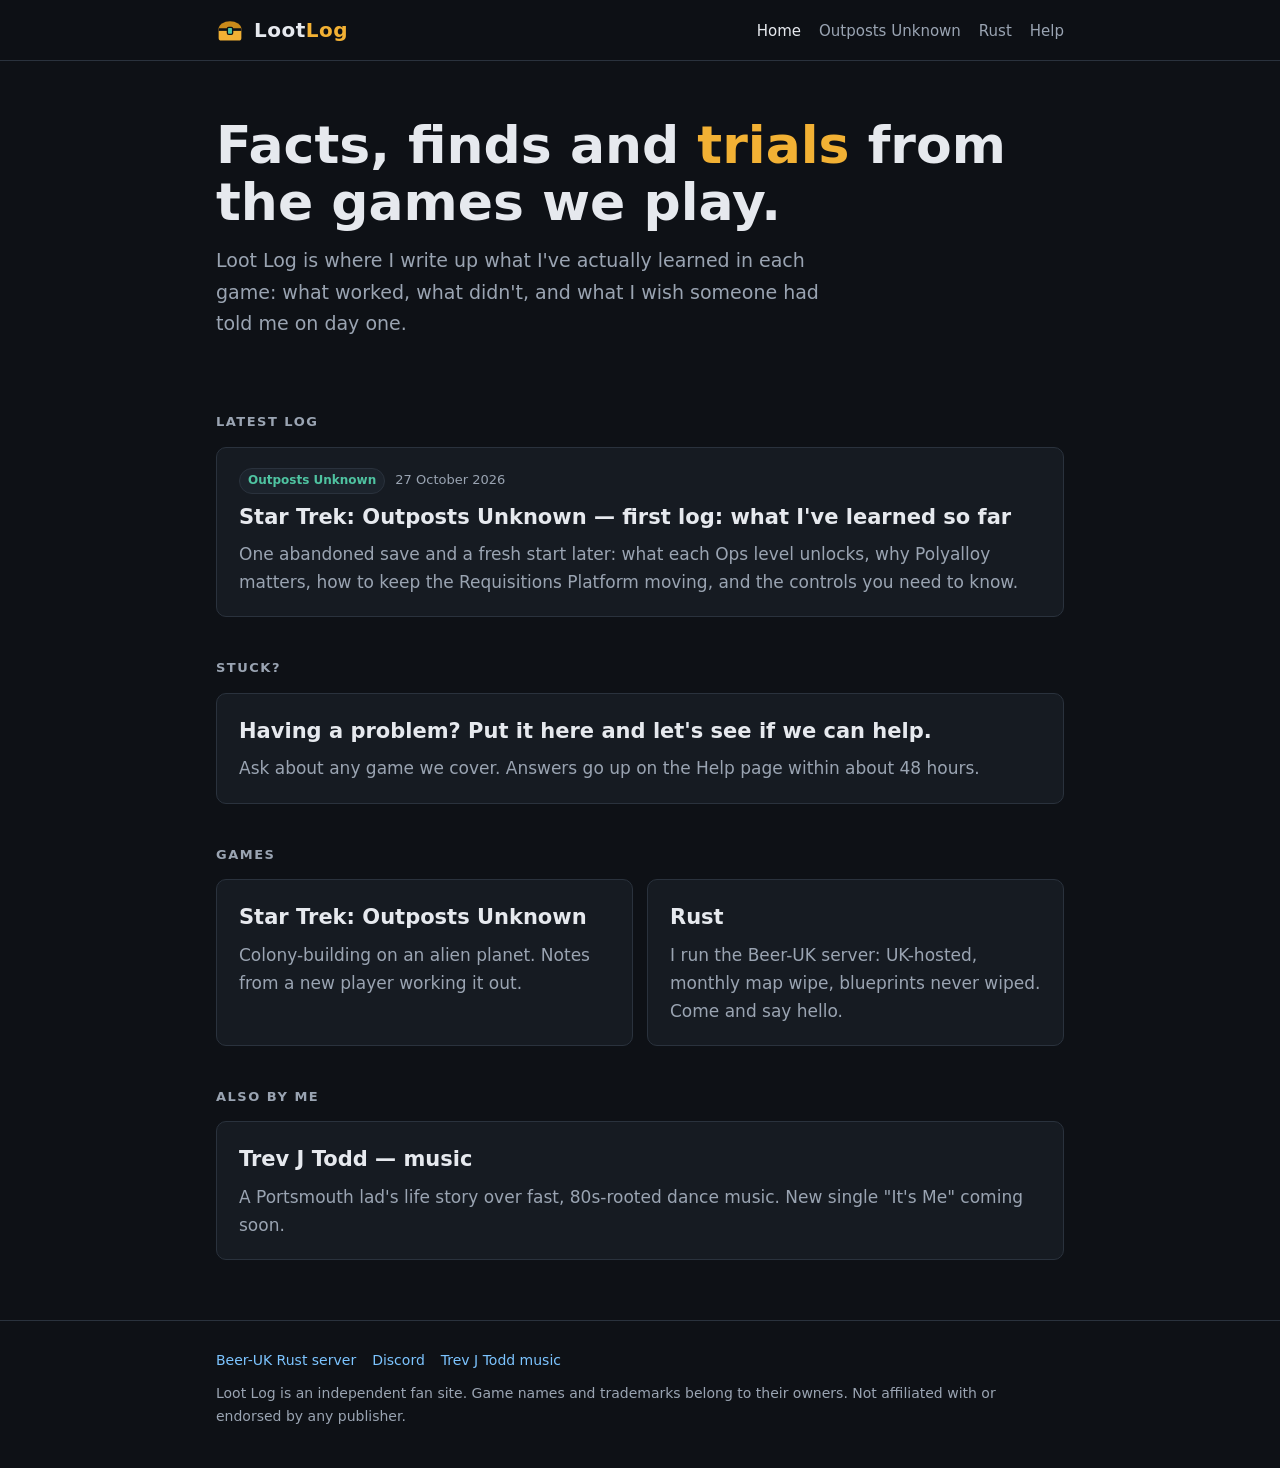
<file: index (3).html>
<!doctype html>
<html lang="en-GB">
<head>
<meta charset="utf-8">
<meta name="viewport" content="width=device-width,initial-scale=1">
<title>Loot Log — facts, finds and trials from the games we play</title>
<meta name="description" content="Loot Log: honest game notes from a UK gamer. Tips, discoveries and the trials and tribulations of learning games like Star Trek: Outposts Unknown and Rust.">
<link rel="canonical" href="https://lootlog.co.uk/">
<link rel="icon" href="/favicon.svg" type="image/svg+xml">
<link rel="stylesheet" href="/style.css">
<meta property="og:title" content="Loot Log">
<meta property="og:description" content="Facts, finds and trials from the games we play.">
<meta property="og:url" content="https://lootlog.co.uk/">
<meta property="og:type" content="website">
</head>
<body>
<header class="top"><div class="wrap">
  <a class="brand" href="/"><img src="/favicon.svg" alt="" width="28" height="28"><span>Loot<b>Log</b></span></a>
  <nav><a href="/" aria-current="page">Home</a><a href="/outposts-unknown/"><span class="long">Outposts Unknown</span><span class="short">Outposts</span></a><a href="https://beer-uk.co.uk">Rust</a><a href="/help/">Help</a></nav>
</div></header>

<main class="wrap">
  <section class="hero">
    <h1>Facts, finds and <span>trials</span> from the games we play.</h1>
    <p>Loot Log is where I write up what I've actually learned in each game: what worked, what didn't, and what I wish someone had told me on day one.</p>
  </section>

  <h2 class="sec">Latest log</h2>
  <div class="cards">
    <a class="card" href="/outposts-unknown/">
      <div class="meta"><span class="tag">Outposts Unknown</span> 27 October 2026</div>
      <h3>Star Trek: Outposts Unknown — first log: what I've learned so far</h3>
      <p>One abandoned save and a fresh start later: what each Ops level unlocks, why Polyalloy matters, how to keep the Requisitions Platform moving, and the controls you need to know.</p>
    </a>
  </div>

  <h2 class="sec">Stuck?</h2>
  <div class="cards">
    <a class="card" href="/help/">
      <h3>Having a problem? Put it here and let's see if we can help.</h3>
      <p>Ask about any game we cover. Answers go up on the Help page within about 48 hours.</p>
    </a>
  </div>

  <h2 class="sec">Games</h2>
  <div class="games">
    <a class="card" href="/outposts-unknown/">
      <h3>Star Trek: Outposts Unknown</h3>
      <p>Colony-building on an alien planet. Notes from a new player working it out.</p>
    </a>
    <a class="card" href="https://beer-uk.co.uk">
      <h3>Rust</h3>
      <p>I run the Beer-UK server: UK-hosted, monthly map wipe, blueprints never wiped. Come and say hello.</p>
    </a>
  </div>

  <h2 class="sec">Also by me</h2>
  <div class="cards">
    <a class="card" href="https://trevjtodd.com">
      <h3>Trev J Todd — music</h3>
      <p>A Portsmouth lad's life story over fast, 80s-rooted dance music. New single "It's Me" coming soon.</p>
    </a>
  </div>
</main>

<footer><div class="wrap">
  <div class="links"><a href="https://beer-uk.co.uk">Beer-UK Rust server</a><a href="https://discord.gg/VJSMF6MfSX">Discord</a><a href="https://trevjtodd.com">Trev J Todd music</a></div>
  <p>Loot Log is an independent fan site. Game names and trademarks belong to their owners. Not affiliated with or endorsed by any publisher.</p>
</div></footer>
<script data-goatcounter="https://lootlog.goatcounter.com/count" async src="//gc.zgo.at/count.js"></script>
</body>
</html>
</file>
<file: style.css>
:root{
  --bg:#0e1116;--panel:#161b22;--panel2:#1c232c;--line:#2a323d;
  --text:#e6e9ee;--muted:#9aa4b2;--accent:#f2b134;--accent2:#4fc3a1;--link:#7cc4ff;
  --radius:10px;--max:880px;
}
*{box-sizing:border-box}
html{-webkit-text-size-adjust:100%}
body{margin:0;background:var(--bg);color:var(--text);
  font:17px/1.65 "Inter",system-ui,-apple-system,"Segoe UI",Roboto,sans-serif}
a{color:var(--link);text-decoration:none}
a:hover{text-decoration:underline}
.wrap{max-width:var(--max);margin:0 auto;padding:0 16px}

/* header */
.top{border-bottom:1px solid var(--line);background:rgba(14,17,22,.92);position:sticky;top:0;z-index:5;backdrop-filter:blur(6px)}
.top .wrap{display:flex;align-items:center;justify-content:space-between;gap:12px;height:60px}
.brand{display:flex;align-items:center;gap:10px;color:var(--text);font-weight:800;letter-spacing:.5px;font-size:20px}
.brand:hover{text-decoration:none}
.brand svg{width:28px;height:28px}
.brand b{color:var(--accent)}
nav{white-space:nowrap}
.short{display:none}
nav a{color:var(--muted);margin-left:18px;font-size:15px}
nav a:hover,nav a[aria-current]{color:var(--text);text-decoration:none}

/* hero */
.hero{padding:56px 0 32px}
.hero h1{font-size:clamp(32px,6vw,52px);line-height:1.1;margin:0 0 14px;font-weight:800}
.hero h1 span{color:var(--accent)}
.hero p{color:var(--muted);font-size:19px;max-width:620px;margin:0}

/* cards */
h2.sec{font-size:13px;text-transform:uppercase;letter-spacing:1.5px;color:var(--muted);margin:40px 0 14px}
.cards{display:grid;gap:14px}
.card{display:block;background:var(--panel);border:1px solid var(--line);border-radius:var(--radius);padding:20px 22px;color:var(--text)}
a.card:hover{border-color:var(--accent);text-decoration:none}
.card .meta{font-size:13px;color:var(--muted);margin-bottom:6px}
.card h3{margin:0 0 6px;font-size:21px}
.card p{margin:0;color:var(--muted)}
.tag{display:inline-block;font-size:12px;font-weight:700;padding:2px 8px;border-radius:99px;background:var(--panel2);border:1px solid var(--line);color:var(--accent2);margin-right:6px}
.games{display:grid;grid-template-columns:repeat(auto-fit,minmax(220px,1fr));gap:14px}

/* article */
article{padding:40px 0 20px}
article h1{font-size:clamp(28px,5vw,42px);line-height:1.15;margin:8px 0 10px}
article .lede{font-size:19px;color:var(--muted);margin:0 0 8px}
article h2{font-size:24px;margin:40px 0 10px;padding-top:8px;border-top:1px solid var(--line)}
article h3{font-size:18px;margin:24px 0 6px;color:var(--accent)}
article ul{padding-left:22px}
article li{margin:4px 0}
.byline{font-size:14px;color:var(--muted)}
.note{background:var(--panel);border-left:3px solid var(--accent);border-radius:6px;padding:14px 18px;margin:20px 0}
.note.green{border-left-color:var(--accent2)}
kbd{font:600 13px/1 ui-monospace,Consolas,monospace;background:var(--panel2);border:1px solid var(--line);border-bottom-width:2px;border-radius:5px;padding:3px 6px}
table{width:100%;border-collapse:collapse;margin:14px 0;font-size:15px}
th,td{text-align:left;padding:9px 10px;border-bottom:1px solid var(--line);vertical-align:top}
th{color:var(--muted);font-weight:600;font-size:13px;text-transform:uppercase;letter-spacing:.8px}
.tablewrap{overflow-x:auto}
.toc{background:var(--panel);border:1px solid var(--line);border-radius:var(--radius);padding:14px 20px;margin:24px 0}
.toc ol{margin:6px 0 0;padding-left:20px}

/* footer */
footer{border-top:1px solid var(--line);margin-top:60px;padding:28px 0 40px;color:var(--muted);font-size:14px}
footer .links a{margin-right:16px}
footer p{margin:10px 0 0}

@media (max-width:560px){
  nav a{margin-left:12px;font-size:14px}
  .long{display:none}.short{display:inline}
  .brand{font-size:18px}
}

/* help form */
form.ask{background:var(--panel);border:1px solid var(--line);border-radius:var(--radius);padding:22px;margin:24px 0}
form.ask label{display:block;font-weight:600;font-size:15px;margin:14px 0 6px}
form.ask label:first-of-type{margin-top:0}
form.ask .hint{font-weight:400;color:var(--muted);font-size:13px}
form.ask input,form.ask select,form.ask textarea{width:100%;background:var(--bg);color:var(--text);border:1px solid var(--line);border-radius:8px;padding:10px 12px;font:inherit;font-size:16px}
form.ask textarea{min-height:140px;resize:vertical}
form.ask input:focus,form.ask select:focus,form.ask textarea:focus{outline:2px solid var(--accent);border-color:transparent}
form.ask button{margin-top:18px;background:var(--accent);color:#1a1300;border:0;border-radius:8px;padding:12px 22px;font-family:inherit;font-weight:700;font-size:16px;line-height:1;cursor:pointer}
form.ask button:hover{filter:brightness(1.08)}
.hidden{position:absolute;left:-9999px}
.qa{background:var(--panel);border:1px solid var(--line);border-radius:var(--radius);padding:18px 22px;margin:14px 0}
.qa .q{font-weight:700;margin:0 0 4px}
.qa .who{font-size:13px;color:var(--muted);margin:0 0 10px}
.qa .a{margin:0}
</file>
